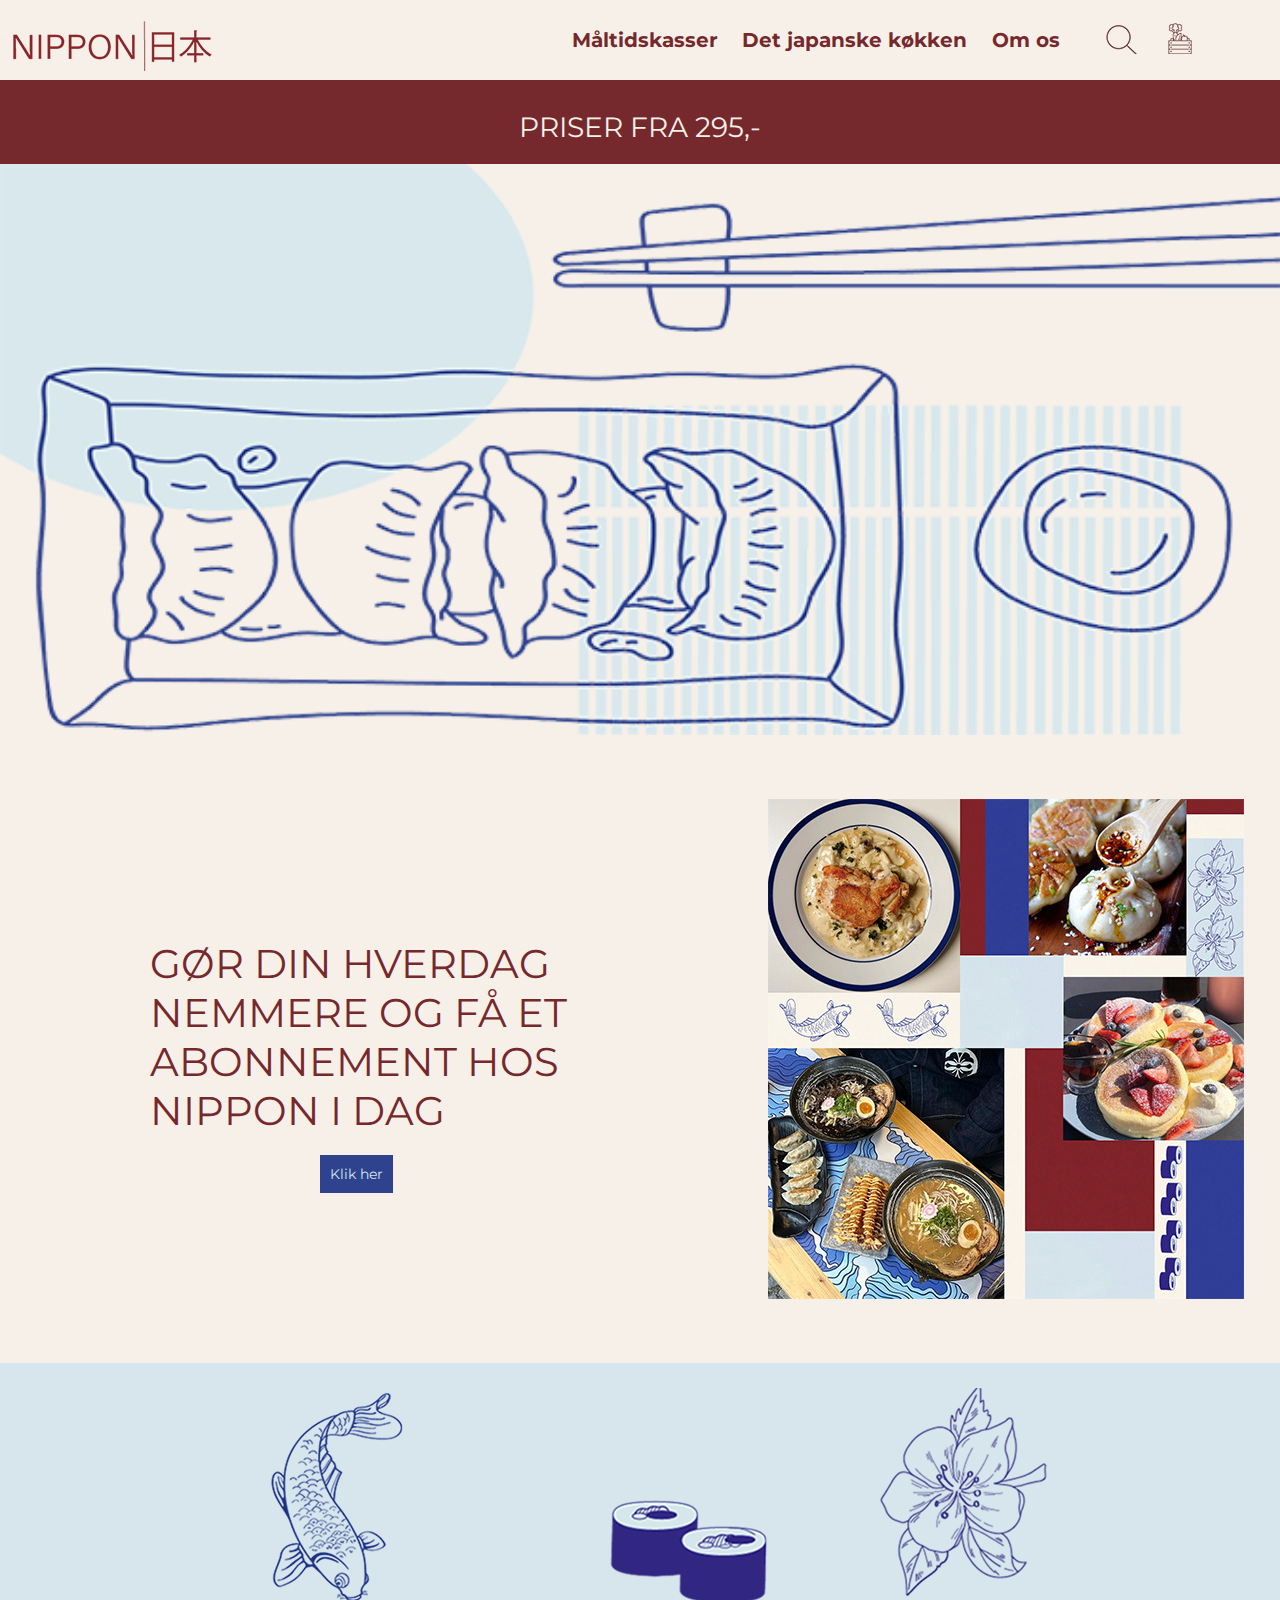
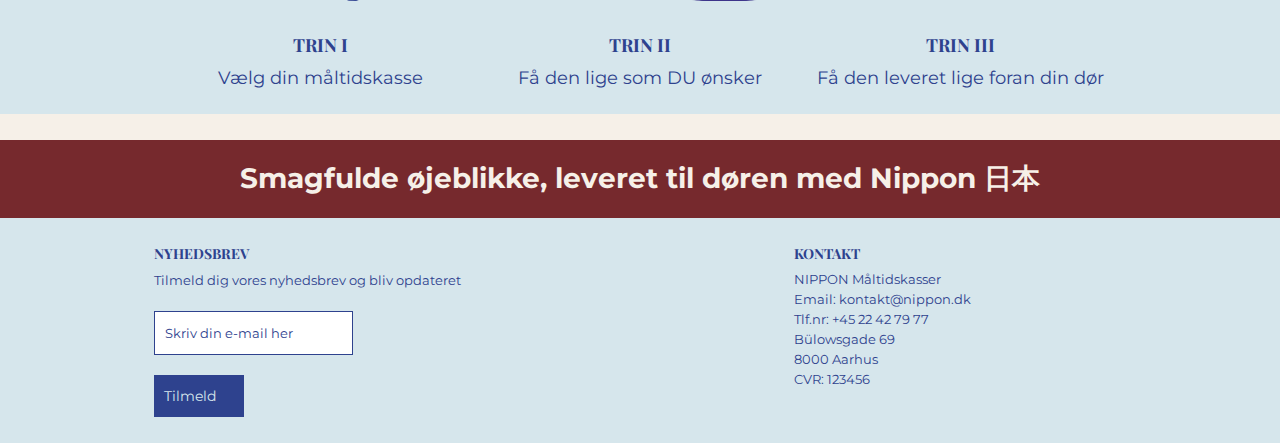
<file: index.html>
<!DOCTYPE html>
<html lang="en">
<head>
    <meta charset="UTF-8">
    <meta http-equiv="X-UA-Compatible" content="IE=edge">
    <meta name="viewport" content="width=device-width, initial-scale=1.0">
    <link href="https://fonts.googleapis.com/css2?family=Playfair+Display&display=swap" rel="stylesheet">
    <link rel="stylesheet" href="https://fonts.googleapis.com/css2?family=Montserrat:wght@200&display=swap">
    <link rel="stylesheet" href="styles.css">
    <script src="script.js" defer></script>
    <title>Nippon forside</title>
    <meta name="description" content="Velkommen til Nippon, din vej til den lækre smag af Japan.">
    <meta name="keywords" content="Nippon, måltidskasser, mad, japan, hygge, familietid">
</head>
<body>

    <header class="laptopheader">
        <a href="index.html"><img src="billeder/nipponlogo.png" alt="LOGO"></a>
    
        <nav>
            <a href="maaltidskasser.html" >Måltidskasser</a>
            <a href="detjapanskekoekken.html" >Det japanske køkken</a>
            <a href="omos.html" >Om os</a>
        </nav>

        <section>
            <img src="billeder/looplogo.png" alt="søge logo">
            <img src="billeder/kurvlogo.png" alt="kurv logo">
        </section>

    </header>

    <header class="mobilheader">
        <a href="index.html"><img src="billeder/nipponlogo.png" alt="LOGO"></a>

        <a>
            <img id="burgermenu" src="billeder/burgermenu.png" alt="burgermenu"></a>

            <nav id="hiddenMenu">
                <a href="maaltidskasser.html">Måltidskasser</a>
                <a href="detjapanskekoekken.html">Det japanske køkken</a>
                <a href="omos.html">Om os</a>
            </nav>
    </header>

    <main>
        <p id="prisboks">PRISER FRA 295,-</p> 

        <img id="forsidebillede" src="billeder/madil5.png" alt="illustration">

        <div id="forside">
            <section>
                <p>GØR DIN HVERDAG NEMMERE OG FÅ ET ABONNEMENT HOS NIPPON I DAG</p>
                <button id="abonnementknap" onclick="window.location.href='error404.html';">Klik her</button>
            </section>
    
            <section>
                <img src="billeder/collage.jpg" alt="collage">
            </section>
        </div>

        <div id="tretrin">
            <section>
                <img class="laptopbillede" src="billeder/fisk.png" alt="fisk">
                <img class="mobilbillede" src="billeder/fiskmobil.png" alt="fisk">
                <h3>TRIN I</h3>
                <p>Vælg din måltidskasse</p>
            </section>

            <section>
                <img class="laptopbillede" src="billeder/sushi.png" alt="sushi">
                <img class="mobilbillede" src="billeder/sushimobil.png" alt="sushi">
                <h3>TRIN II</h3>
                <p>Få den lige som DU ønsker</p>
            </section>

            <section>
                <img class="laptopbillede" src="billeder/blomst.png" alt="blomst">
                <img class="mobilbillede" src="billeder/blomstmobil.png" alt="blomst">
                <h3>TRIN III</h3>
                <p>Få den leveret lige foran din dør</p>
            </section>
        </div>

        <h6>Smagfulde øjeblikke, leveret til døren med Nippon 日本</h6>

    </main>

    <footer>
        <div>
            <section>
                <h5>NYHEDSBREV</h5>
                <p>Tilmeld dig vores nyhedsbrev og bliv opdateret</p>
                <p id="skrivmail">Skriv din e-mail her</p>
                <p id="tilmeld">Tilmeld</p>
            </section>
    
            <section>
                <h5>KONTAKT</h5>
                <ul>
                    <li>NIPPON Måltidskasser</li>
                    <li>Email: kontakt@nippon.dk</li>
                    <li>Tlf.nr: +45 22 42 79 77</li>
                    <li>Bülowsgade 69</li>
                    <li>8000 Aarhus</li>
                    <li>CVR: 123456</li>
                  </ul>
            </section>
        </div>
    </footer>
</body>
</html>
</file>
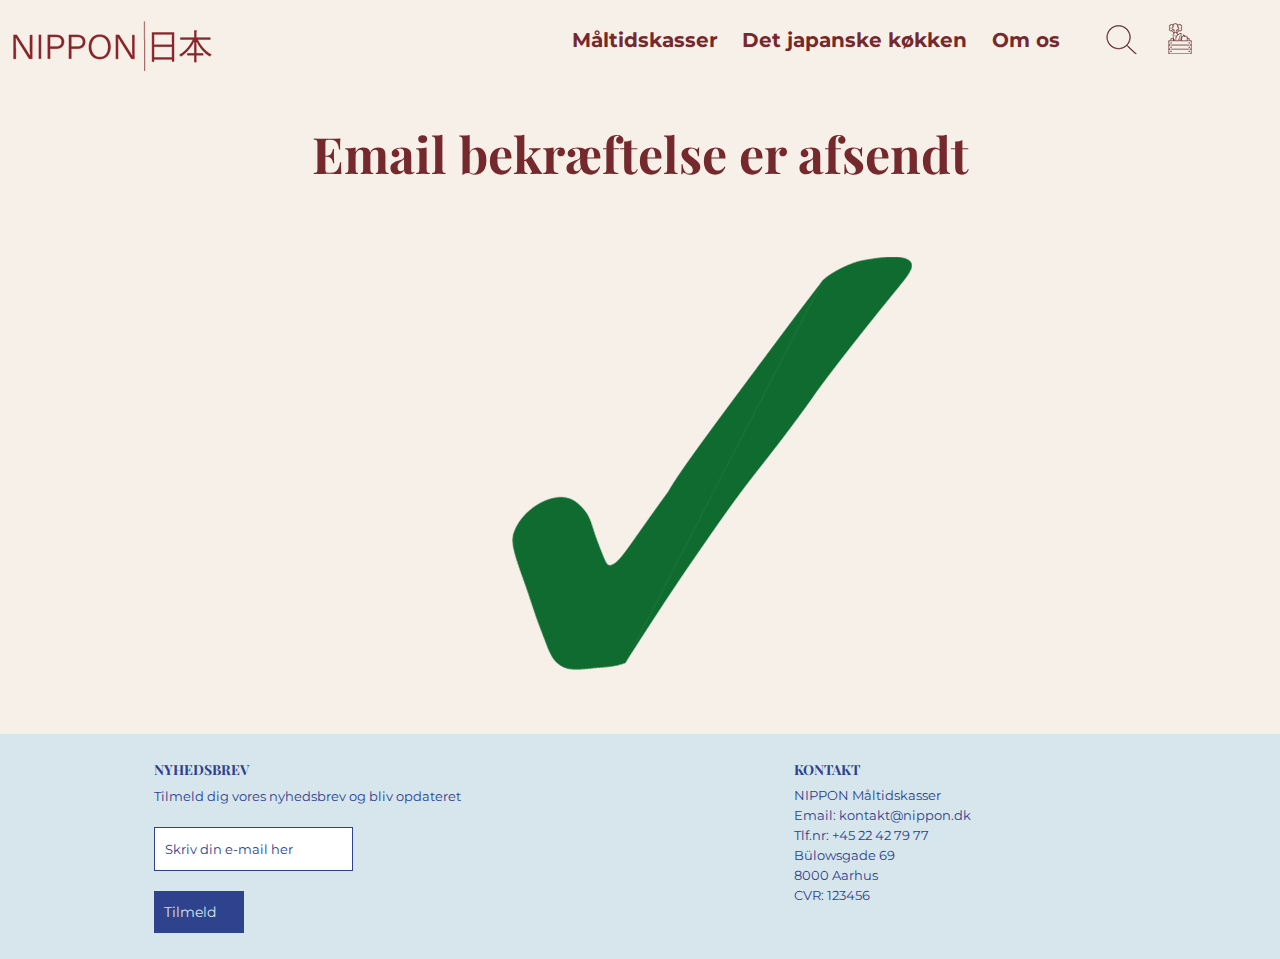
<file: bekraeftelse.html>
<!DOCTYPE html>
<html lang="en">
<head>
    <meta charset="UTF-8">
    <meta http-equiv="X-UA-Compatible" content="IE=edge">
    <meta name="viewport" content="width=device-width, initial-scale=1.0">
    <link href="https://fonts.googleapis.com/css2?family=Playfair+Display&display=swap" rel="stylesheet">
    <link rel="stylesheet" href="https://fonts.googleapis.com/css2?family=Montserrat:wght@200&display=swap">
    <link rel="stylesheet" href="styles.css">
    <script src="script.js" defer></script>
    <title>Bekræftelse på køb</title>
    <meta name="description" content="Velkommen til Nippon, din vej til den lækre smag af Japan.">
    <meta name="keywords" content="Nippon, måltidskasser, mad, japan, hygge, familietid">
</head>
<body>

    <header class="laptopheader">
        <a href="index.html"><img src="billeder/nipponlogo.png" alt="LOGO"></a>
    
        <nav>
            <a href="maaltidskasser.html" >Måltidskasser</a>
            <a href="detjapanskekoekken.html" >Det japanske køkken</a>
            <a href="omos.html" >Om os</a>
        </nav>

        <section>
            <img src="billeder/looplogo.png" alt="søge logo">
            <img src="billeder/kurvlogo.png" alt="kurv logo">
        </section>

    </header>

    <header class="mobilheader">
        <a href="index.html"><img src="billeder/nipponlogo.png" alt="LOGO"></a>

        <a>
            <img id="burgermenu" src="billeder/burgermenu.png" alt="burgermenu"></a>

            <nav id="hiddenMenu">
                <a href="maaltidskasser.html">Måltidskasser</a>
                <a href="detjapanskekoekken.html">Det japanske køkken</a>
                <a href="omos.html">Om os</a>
            </nav>
    </header>

    <main id="tjek">
        <h1>Email bekræftelse er afsendt</h1>

        <img class="laptopbillede" src="billeder/tjek.png" alt="tjek">
        <img class="mobilbillede" src="billeder/tjekmobil.png" alt="tjek">
    </main>

    <footer>
        <div>
            <section>
                <h5>NYHEDSBREV</h5>
                <p>Tilmeld dig vores nyhedsbrev og bliv opdateret</p>
                <p id="skrivmail">Skriv din e-mail her</p>
                <p id="tilmeld">Tilmeld</p>
            </section>
    
            <section>
                <h5>KONTAKT</h5>
                <ul>
                    <li>NIPPON Måltidskasser</li>
                    <li>Email: kontakt@nippon.dk</li>
                    <li>Tlf.nr: +45 22 42 79 77</li>
                    <li>Bülowsgade 69</li>
                    <li>8000 Aarhus</li>
                    <li>CVR: 123456</li>
                  </ul>
            </section>
        </div>
    </footer>
    
</body>
</html>
</file>
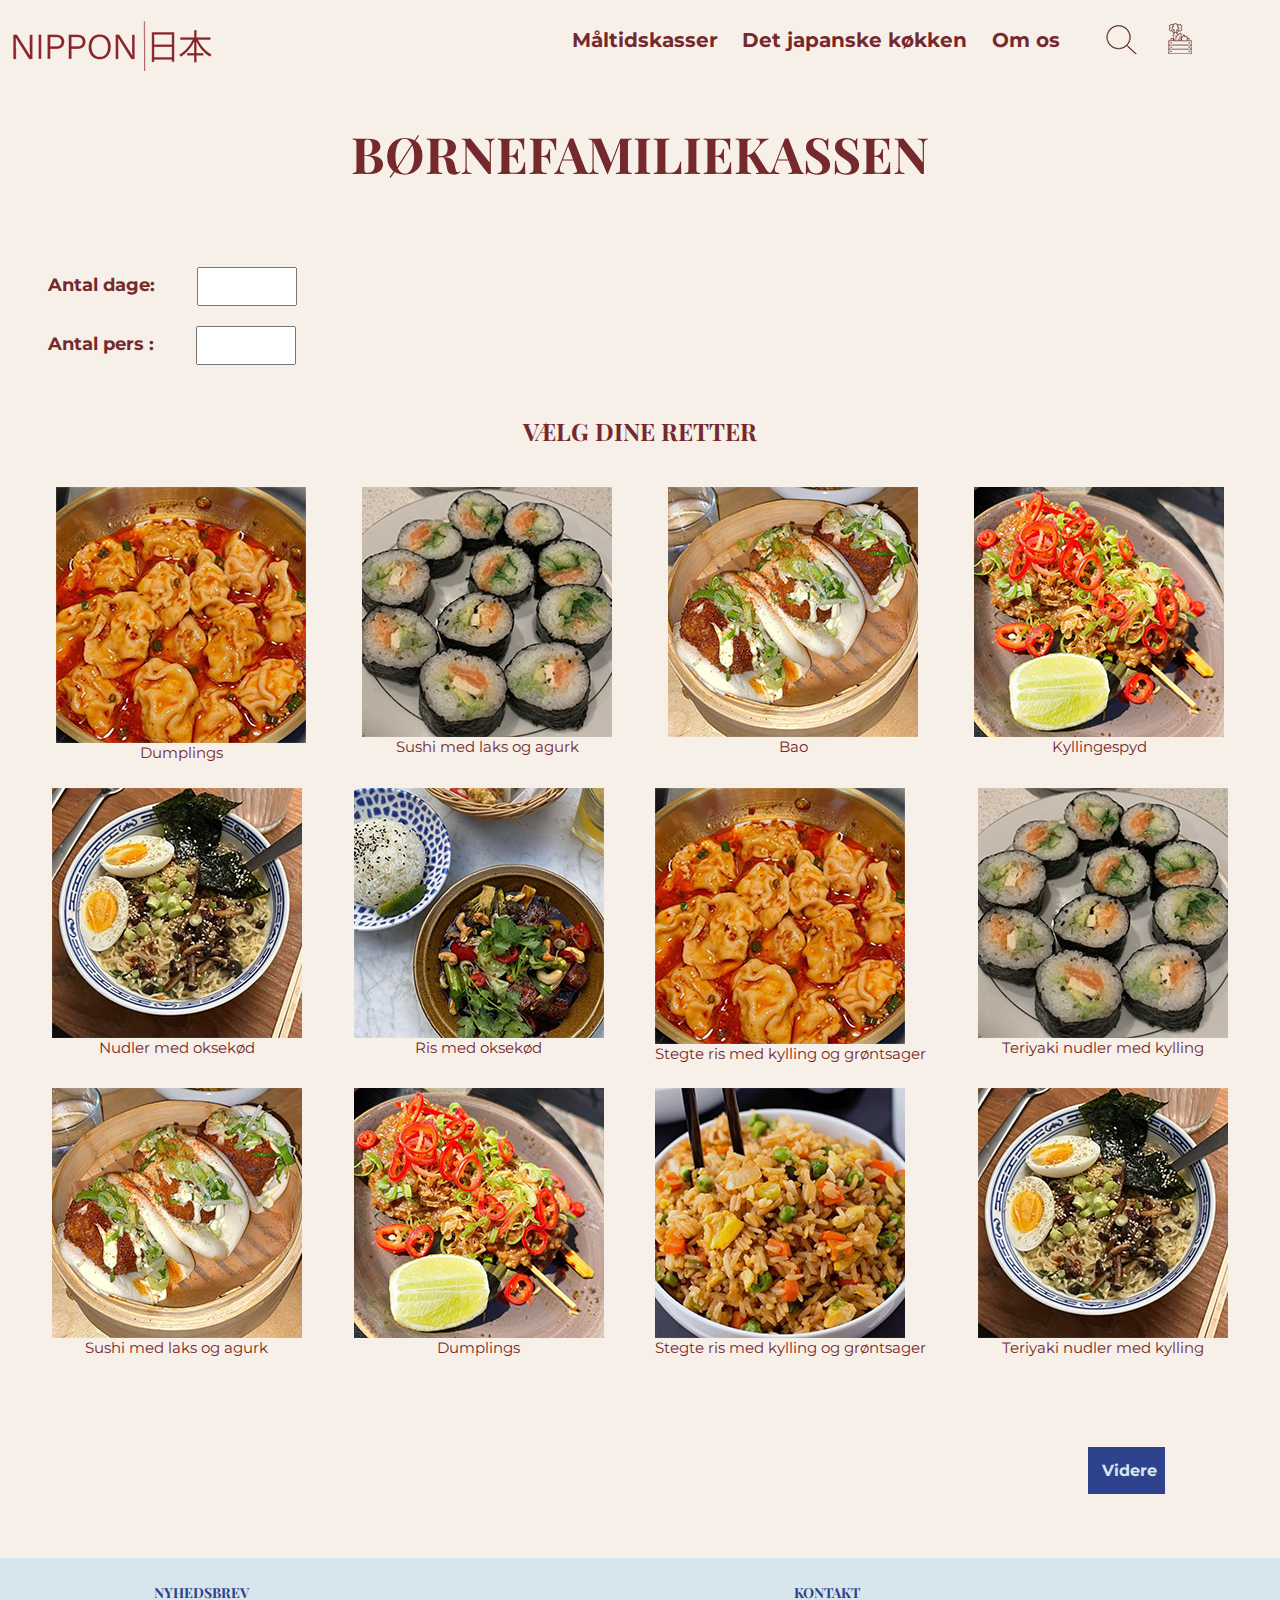
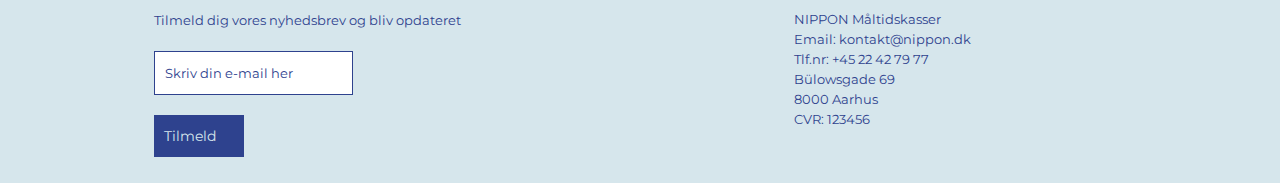
<file: boernefamiliekassen.html>
<!DOCTYPE html>
<html lang="en">
<head>
    <meta charset="UTF-8">
    <meta http-equiv="X-UA-Compatible" content="IE=edge">
    <meta name="viewport" content="width=device-width, initial-scale=1.0">
    <link href="https://fonts.googleapis.com/css2?family=Playfair+Display&display=swap" rel="stylesheet">
    <link rel="stylesheet" href="https://fonts.googleapis.com/css2?family=Montserrat:wght@200&display=swap">
    <link rel="stylesheet" href="styles.css">
    <script src="script.js" defer></script>
    <title>Børnefamiliekassen</title>
    <meta name="description" content="Velkommen til Nippon, din vej til den lækre smag af Japan.">
    <meta name="keywords" content="Nippon, måltidskasser, mad, japan, hygge, familietid">
</head>
<body>

    <header class="laptopheader">
        <a href="index.html"><img src="billeder/nipponlogo.png" alt="LOGO"></a>
    
        <nav>
            <a href="maaltidskasser.html" >Måltidskasser</a>
            <a href="detjapanskekoekken.html" >Det japanske køkken</a>
            <a href="omos.html" >Om os</a>
        </nav>

        <section>
            <img src="billeder/looplogo.png" alt="søge logo">
            <img src="billeder/kurvlogo.png" alt="kurv logo">
        </section>

    </header>

    <header class="mobilheader">
        <a href="index.html"><img src="billeder/nipponlogo.png" alt="LOGO"></a>

        <a>
            <img id="burgermenu" src="billeder/burgermenu.png" alt="burgermenu"></a>

            <nav id="hiddenMenu">
                <a href="maaltidskasser.html">Måltidskasser</a>
                <a href="detjapanskekoekken.html">Det japanske køkken</a>
                <a href="omos.html">Om os</a>
            </nav>
    </header>

    <main>

        <h1>BØRNEFAMILIEKASSEN</h1>

        <form>
            <label for="tekstfelt">Antal dage:</label>
            <input type="text" id="tekstfelt" name="tekstfelt">
        </form>

        <form>
            <label for="tekstfelt">Antal pers :</label>
            <input type="text" id="tekstfelt" name="tekstfelt">
        </form>

        <h2>VÆLG DINE RETTER</h2>

        <div class="firekort">
            <section>
                <img class="laptopbillede" src="billeder/dumplings.png" alt="dumplings">
                <img class="mobilbillede" src="billeder/dumplingsmobil.png" alt="dumplings">
                <p>Dumplings</p>
            </section>

            <section>
                <img class="laptopbillede" src="billeder/sushi.jpg" alt="Sushi">
                <img class="mobilbillede" src="billeder/sushimobil.jpg" alt="Sushi">
                <p>Sushi med laks og agurk</p>
            </section>

            <section>
                <img class="laptopbillede" src="billeder/bao.png" alt="BAO">
                <img class="mobilbillede" src="billeder/baomobil.png" alt="BAO">
                <p>Bao</p>
            </section>

            <section>
                <img class="laptopbillede" src="billeder/kyllingespyd.jpg" alt="Kyllingespyd">
                <img class="mobilbillede" src="billeder/kyllingespydmobil.jpg" alt="Kyllingespyd">
                <p>Kyllingespyd</p>
            </section>
        </div>

        <div class="firekort">
            <section>
                <img class="laptopbillede" src="billeder/nudlermedokse.png" alt="nudler med okse">
                <img class="mobilbillede" src="billeder/nudlermedoksemobil.png" alt="nudler med okse">
                <p>Nudler med oksekød</p>
            </section>

            <section>
                <img class="laptopbillede" src="billeder/rismedokse.jpg" alt="Ris med okse">
                <img class="mobilbillede" src="billeder/rismedoksemobil.jpg" alt="Ris med okse">
                <p>Ris med oksekød</p>
            </section>

            <section>
                <img class="laptopbillede" src="billeder/dumplings.png" alt="dumplings">
                <img class="mobilbillede" src="billeder/dumplingsmobil.png" alt="dumplings">
                <p>Stegte ris med kylling og grøntsager</p>
            </section>

            <section>
                <img class="laptopbillede" src="billeder/sushi.jpg" alt="sushi">
                <img class="mobilbillede" src="billeder/sushimobil.jpg" alt="sushi">
                <p>Teriyaki nudler med kylling</p>
            </section>
        </div>

        <div class="firekort">
            <section>
                <img class="laptopbillede" src="billeder/bao.png" alt="bao">
                <img class="mobilbillede" src="billeder/baomobil.png" alt="bao">
                <p>Sushi med laks og agurk</p>
            </section>

            <section>
                <img class="laptopbillede" src="billeder/kyllingespyd.jpg" alt="kyllingespyd">
                <img class="mobilbillede" src="billeder/kyllingespydmobil.jpg" alt="kyllingespyd">
                <p>Dumplings</p>
            </section>

            <section>
                <img class="laptopbillede" src="billeder/stegteris.jpg" alt="Stegte ris">
                <img class="mobilbillede" src="billeder/stegterismobil.jpg" alt="Stegte ris">
                <p>Stegte ris med kylling og grøntsager</p>
            </section>

            <section>
                <img class="laptopbillede" src="billeder/nudlermedokse.png" alt="nudler med okse">
                <img class="mobilbillede" src="billeder/nudlermedoksemobil.png" alt="nudler med okse">
                <p>Teriyaki nudler med kylling</p>
            </section>
        </div>

        <button class="videreknap" onclick="window.location.href='dinevalg.html';">Videre</button>


    </main>

    <footer>
        <div>
            <section>
                <h5>NYHEDSBREV</h5>
                <p>Tilmeld dig vores nyhedsbrev og bliv opdateret</p>
                <p id="skrivmail">Skriv din e-mail her</p>
                <p id="tilmeld">Tilmeld</p>
            </section>
    
            <section>
                <h5>KONTAKT</h5>
                <ul>
                    <li>NIPPON Måltidskasser</li>
                    <li>Email: kontakt@nippon.dk</li>
                    <li>Tlf.nr: +45 22 42 79 77</li>
                    <li>Bülowsgade 69</li>
                    <li>8000 Aarhus</li>
                    <li>CVR: 123456</li>
                  </ul>
            </section>
        </div>
    </footer>
    
</body>
</html>
</file>
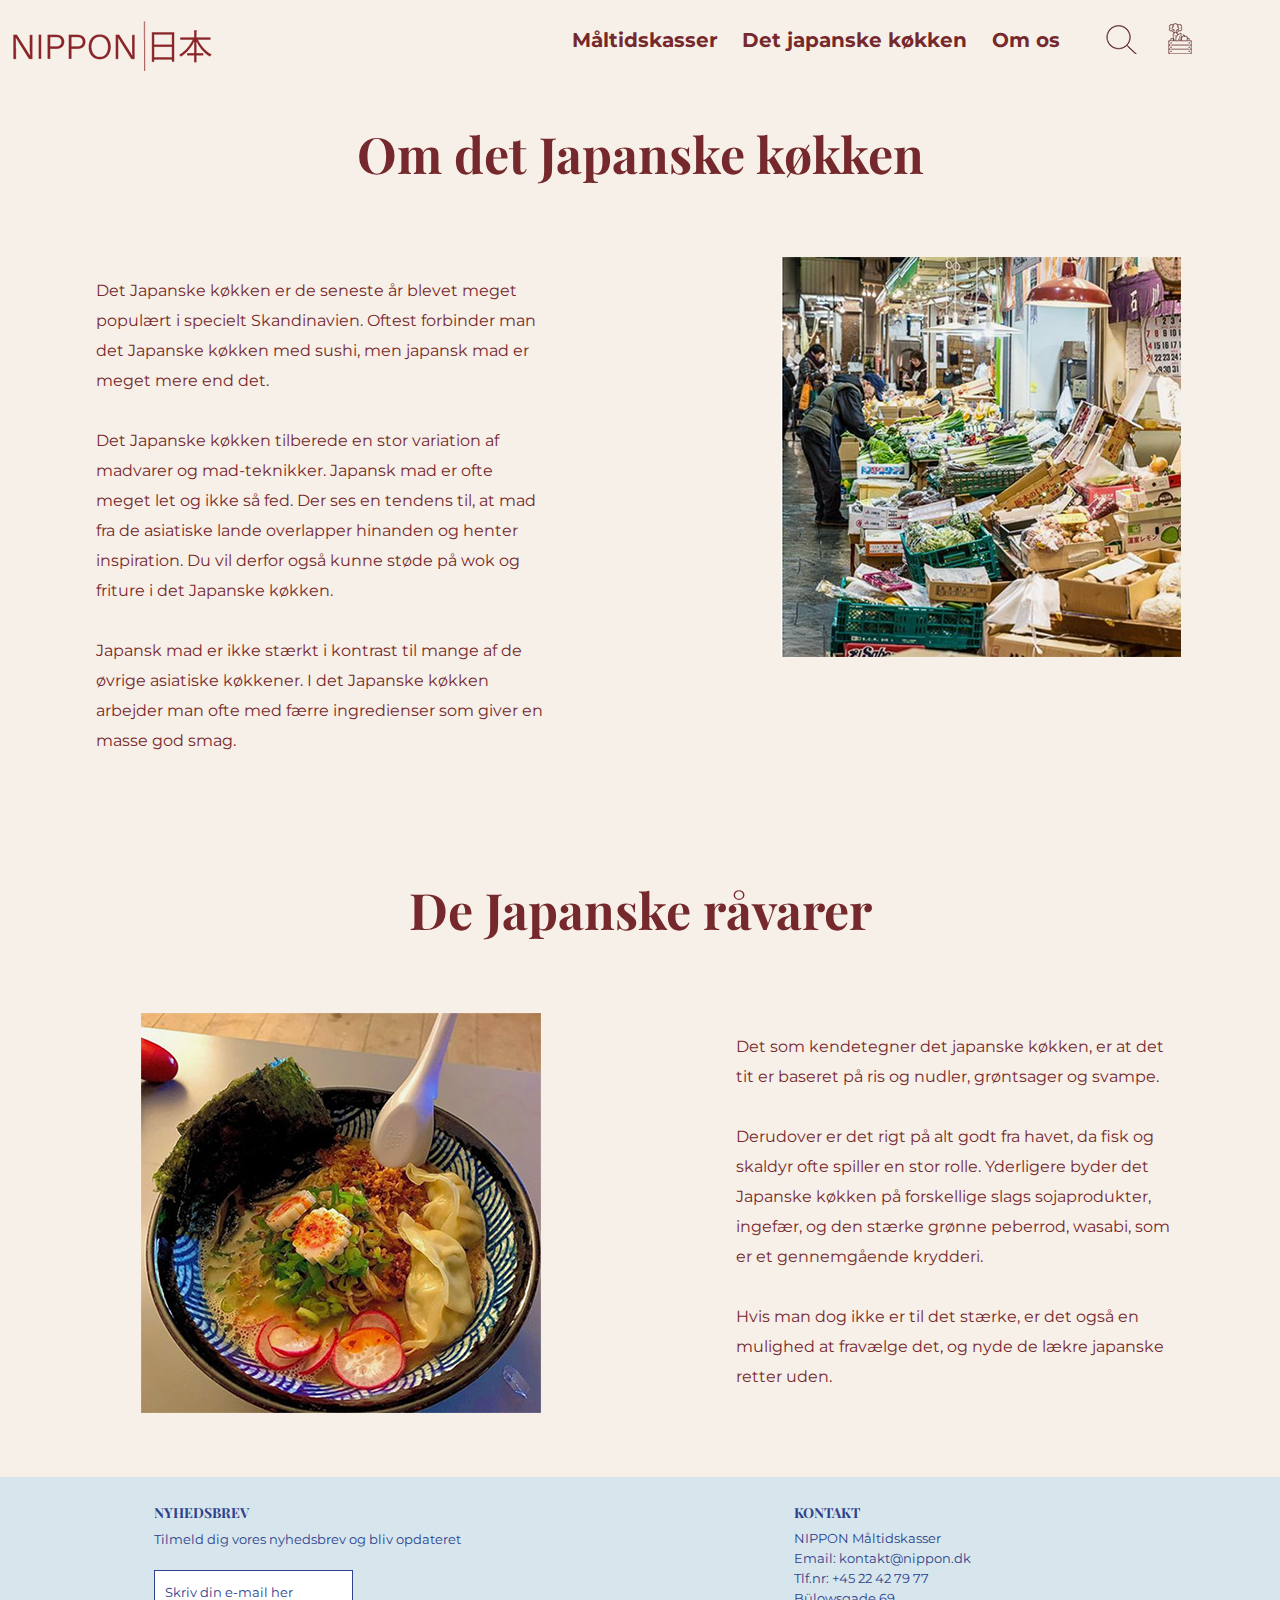
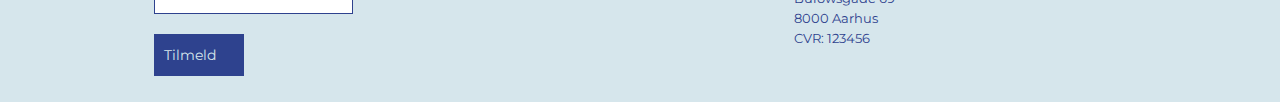
<file: detjapanskekoekken.html>
<!DOCTYPE html>
<html lang="en">
<head>
    <meta charset="UTF-8">
    <meta http-equiv="X-UA-Compatible" content="IE=edge">
    <meta name="viewport" content="width=device-width, initial-scale=1.0">
    <link href="https://fonts.googleapis.com/css2?family=Playfair+Display&display=swap" rel="stylesheet">
    <link rel="stylesheet" href="https://fonts.googleapis.com/css2?family=Montserrat:wght@200&display=swap">
    <link rel="stylesheet" href="styles.css">
    <script src="script.js" defer></script>
    <title>Det Japanske Køkken</title>
    <meta name="description" content="Velkommen til Nippon, din vej til den lækre smag af Japan.">
    <meta name="keywords" content="Nippon, måltidskasser, mad, japan, hygge, familietid">
</head>
<body>

    <header class="laptopheader">
        <a href="index.html"><img src="billeder/nipponlogo.png" alt="LOGO"></a>
    
        <nav>
            <a href="maaltidskasser.html" >Måltidskasser</a>
            <a href="detjapanskekoekken.html" >Det japanske køkken</a>
            <a href="omos.html" >Om os</a>
        </nav>

        <section>
            <img src="billeder/looplogo.png" alt="søge logo">
            <img src="billeder/kurvlogo.png" alt="kurv logo">
        </section>

    </header>

    <header class="mobilheader">
        <a href="index.html"><img src="billeder/nipponlogo.png" alt="LOGO"></a>

        <a>
            <img id="burgermenu" src="billeder/burgermenu.png" alt="burgermenu"></a>

            <nav id="hiddenMenu">
                <a href="maaltidskasser.html">Måltidskasser</a>
                <a href="detjapanskekoekken.html">Det japanske køkken</a>
                <a href="omos.html">Om os</a>
            </nav>
    </header>

    <main>

        <h1>Om det Japanske køkken</h1>

        <div class="tokort">
            <section>
                <p>Det Japanske køkken er de seneste år blevet meget populært i specielt Skandinavien. Oftest forbinder man det Japanske køkken med sushi, men japansk mad er meget mere end det. <br> <br>

                    Det Japanske køkken tilberede en stor variation af madvarer og mad-teknikker. Japansk mad er ofte meget let og ikke så fed. Der ses en tendens til, at mad fra de asiatiske lande overlapper hinanden og henter inspiration. Du vil derfor også kunne støde på wok og friture i det Japanske køkken. <br> <br>
                    
                    Japansk mad er ikke stærkt i kontrast til mange af de øvrige asiatiske køkkener. I det Japanske køkken arbejder man ofte med færre ingredienser som giver en masse god smag.</p>
            </section>
    
            <section>
                <img class="laptopbillede" src="billeder/japanskekoekken.jpg" alt="det japanske koekken">
                <img class="mobilbillede" src="billeder/japanskekoekkenmobil.jpg" alt="det japanske koekken">
            </section>
        </div>

        <h1> De Japanske råvarer</h1>

        <div class="tokort">
            <section>
                <img class="laptopbillede" src="billeder/raavarer.jpg" alt="raavarer">
                <img class="mobilbillede" src="billeder/raavarermobil.jpg" alt="raavarer">
            </section>
    
            <section>
                <p>Det som kendetegner det japanske køkken, er at det tit er baseret på ris og nudler, grøntsager og svampe. <br> <br>
                    Derudover er det rigt på alt godt fra havet, da fisk og skaldyr ofte spiller en stor rolle. Yderligere byder det Japanske køkken på forskellige slags sojaprodukter, ingefær, og den stærke grønne peberrod, wasabi, som er et gennemgående krydderi. <br> <br>
                    Hvis man dog ikke er til det stærke, er det også en mulighed at fravælge det, og nyde de lækre japanske retter uden. </p>
            </section>
        </div>
    </main>

    <footer>
        <div>
            <section>
                <h5>NYHEDSBREV</h5>
                <p>Tilmeld dig vores nyhedsbrev og bliv opdateret</p>
                <p id="skrivmail">Skriv din e-mail her</p>
                <p id="tilmeld">Tilmeld</p>
            </section>
    
            <section>
                <h5>KONTAKT</h5>
                <ul>
                    <li>NIPPON Måltidskasser</li>
                    <li>Email: kontakt@nippon.dk</li>
                    <li>Tlf.nr: +45 22 42 79 77</li>
                    <li>Bülowsgade 69</li>
                    <li>8000 Aarhus</li>
                    <li>CVR: 123456</li>
                  </ul>
            </section>
        </div>
    </footer>
    
</body>
</html>
</file>
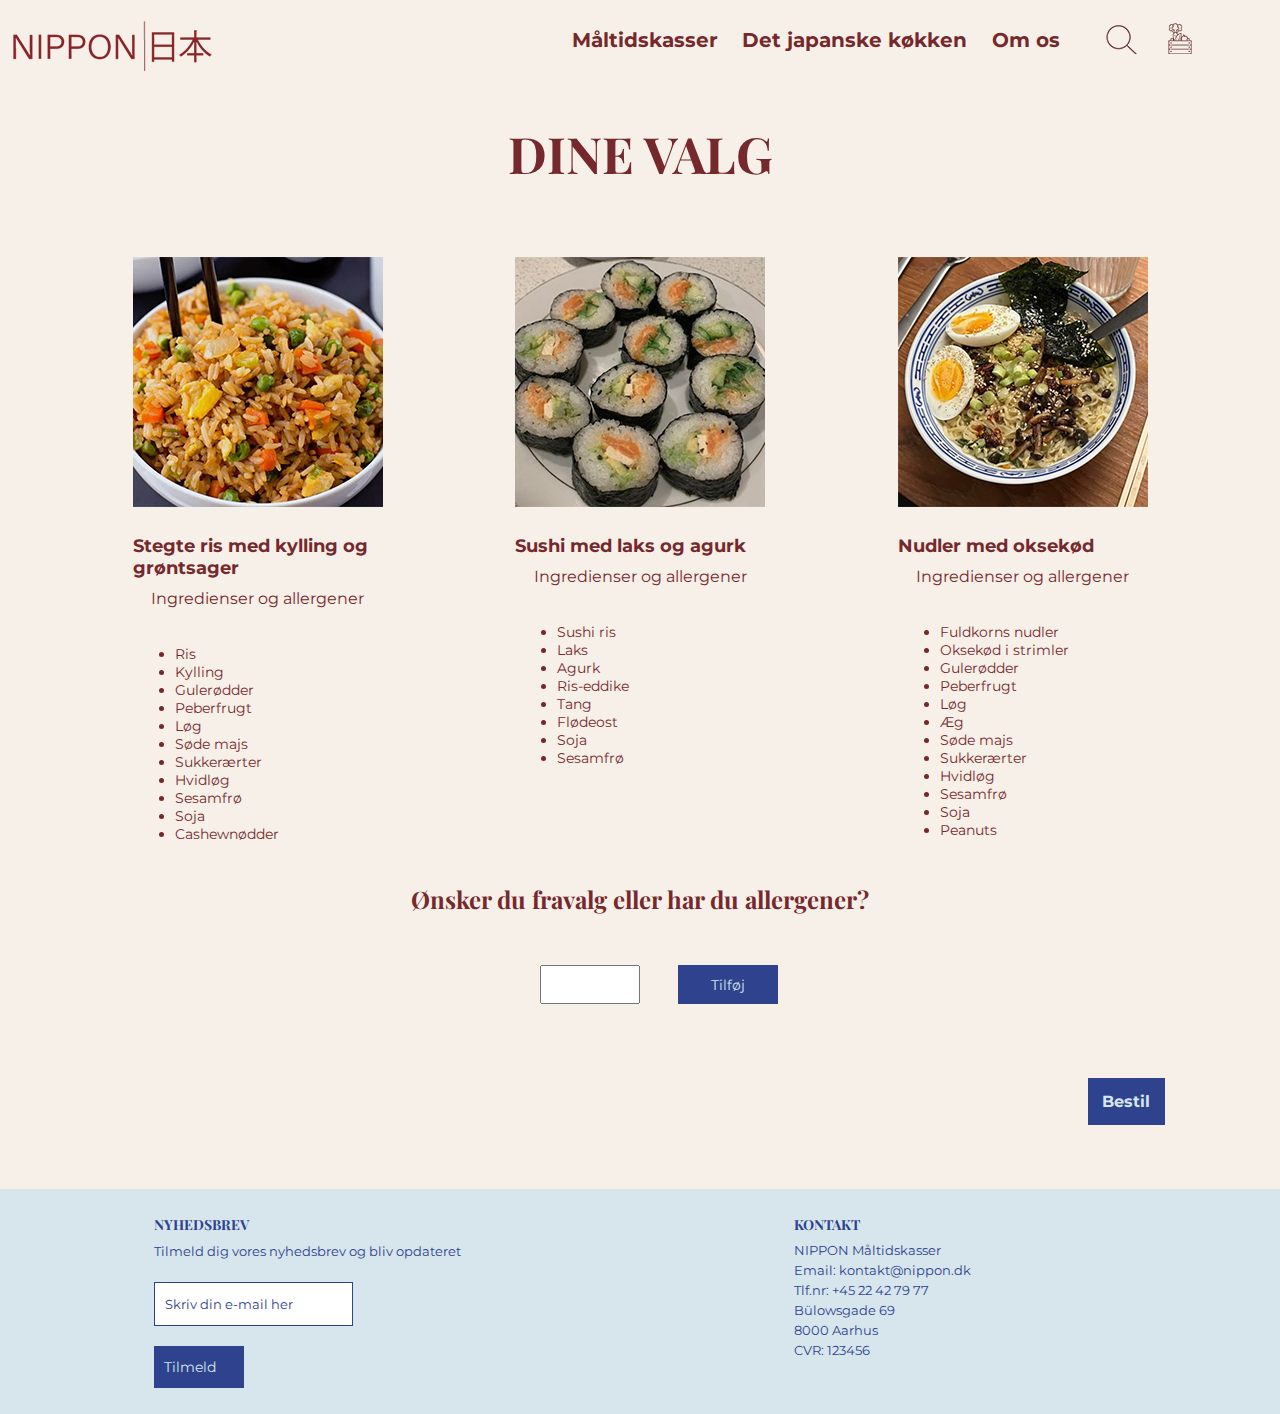
<file: dinevalg.html>
<!DOCTYPE html>
<html lang="en">
<head>
    <meta charset="UTF-8">
    <meta http-equiv="X-UA-Compatible" content="IE=edge">
    <meta name="viewport" content="width=device-width, initial-scale=1.0">
    <link href="https://fonts.googleapis.com/css2?family=Playfair+Display&display=swap" rel="stylesheet">
    <link rel="stylesheet" href="https://fonts.googleapis.com/css2?family=Montserrat:wght@200&display=swap">
    <link rel="stylesheet" href="styles.css">
    <script src="script.js" defer></script>
    <title>Dine valg af retter</title>
    <meta name="description" content="Velkommen til Nippon, din vej til den lækre smag af Japan.">
    <meta name="keywords" content="Nippon, måltidskasser, mad, japan, hygge, familietid">
</head>
<body>

    <header class="laptopheader">
        <a href="index.html"><img src="billeder/nipponlogo.png" alt="LOGO"></a>
    
        <nav>
            <a href="maaltidskasser.html" >Måltidskasser</a>
            <a href="detjapanskekoekken.html" >Det japanske køkken</a>
            <a href="omos.html" >Om os</a>
        </nav>

        <section>
            <img src="billeder/looplogo.png" alt="søge logo">
            <img src="billeder/kurvlogo.png" alt="kurv logo">
        </section>

    </header>

    <header class="mobilheader">
        <a href="index.html"><img src="billeder/nipponlogo.png" alt="LOGO"></a>

        <a>
            <img id="burgermenu" src="billeder/burgermenu.png" alt="burgermenu"></a>

            <nav id="hiddenMenu">
                <a href="maaltidskasser.html">Måltidskasser</a>
                <a href="detjapanskekoekken.html">Det japanske køkken</a>
                <a href="omos.html">Om os</a>
            </nav>
    </header>

    <main>
        <h1>DINE VALG</h1>

        <div class="trekort">
            <section>
                <img class="laptopbillede" src="billeder/stegteris.jpg" alt="stegteris">
                <img class="mobilbillede" src="billeder/stegterismobil.jpg" alt="stegteris">
                <h5>Stegte ris med kylling og <br>grøntsager </h5>
                <p>Ingredienser og allergener</p>
                <ul>
                    <li>Ris</li>
                    <li>Kylling</li>
                    <li>Gulerødder</li>
                    <li>Peberfrugt</li>
                    <li>Løg</li>
                    <li>Søde majs</li>
                    <li>Sukkerærter</li>
                    <li>Hvidløg</li>
                    <li>Sesamfrø</li>
                    <li>Soja</li>
                    <li>Cashewnødder</li>
                </ul>
            </section>

            <section>
                <img class="laptopbillede" src="billeder/sushi.jpg" alt="sushi">
                <img class="mobilbillede" src="billeder/sushimobil.jpg" alt="sushi">
                <h5>Sushi med laks og agurk</h5>
                <p>Ingredienser og allergener</p>
                <ul>
                    <li>Sushi ris</li>
                    <li>Laks</li>
                    <li>Agurk</li>
                    <li>Ris-eddike</li>
                    <li>Tang</li>
                    <li>Flødeost</li>
                    <li>Soja</li>
                    <li>Sesamfrø</li>
                </ul>
            </section>

            <section>
                <img class="laptopbillede" src="billeder/nudlermedokse.png" alt="nudler med okse">
                <img class="mobilbillede" src="billeder/nudlermedoksemobil.png" alt="nudler med okse">
                <h5>Nudler med oksekød</h5>
                <p>Ingredienser og allergener</p>
                <ul>
                    <li>Fuldkorns nudler</li>
                    <li>Oksekød i strimler</li>
                    <li>Gulerødder</li>
                    <li>Peberfrugt</li>
                    <li>Løg</li>
                    <li>Æg</li>
                    <li>Søde majs</li>
                    <li>Sukkerærter</li>
                    <li>Hvidløg</li>
                    <li>Sesamfrø</li>
                    <li>Soja</li>
                    <li>Peanuts</li>
                </ul>
            </section>
        </div>

        <h2>Ønsker du fravalg eller har du allergener?</h2>

        
        <div>
            <ul id="output"></ul>

            <form>
                <input type="text" id="input" placeholder="" value="">
                <input type="button" id="knap" value="Tilføj">
            </form>
        </div>

        <button class="videreknap" onclick="window.location.href='oversigt.html';">Bestil</button>

    </main>

    <footer>
        <div>
            <section>
                <h5>NYHEDSBREV</h5>
                <p>Tilmeld dig vores nyhedsbrev og bliv opdateret</p>
                <p id="skrivmail">Skriv din e-mail her</p>
                <p id="tilmeld">Tilmeld</p>
            </section>
    
            <section>
                <h5>KONTAKT</h5>
                <ul>
                    <li>NIPPON Måltidskasser</li>
                    <li>Email: kontakt@nippon.dk</li>
                    <li>Tlf.nr: +45 22 42 79 77</li>
                    <li>Bülowsgade 69</li>
                    <li>8000 Aarhus</li>
                    <li>CVR: 123456</li>
                  </ul>
            </section>
        </div>
    </footer>
    
</body>
</html>
</file>
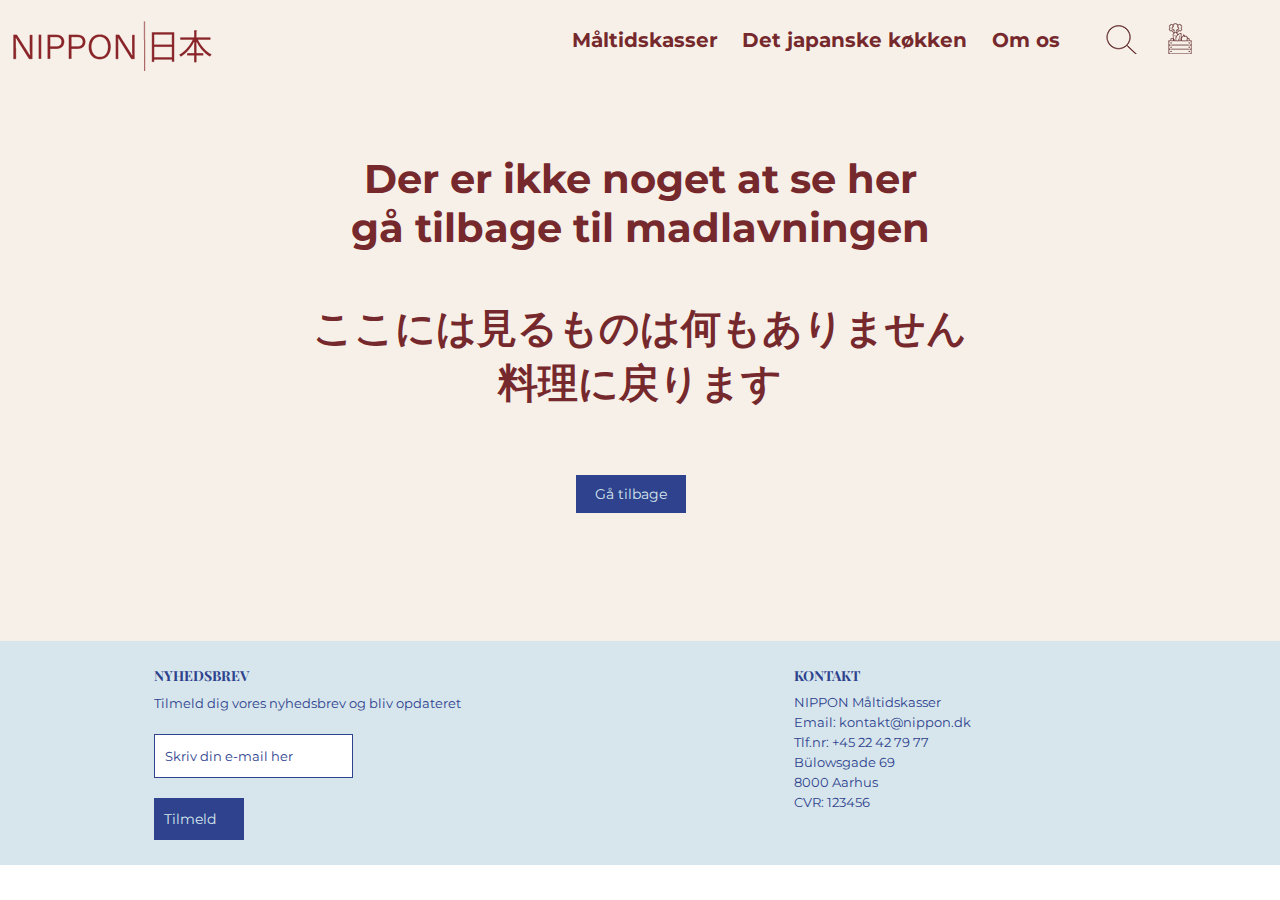
<file: error404.html>
<!DOCTYPE html>
<html lang="en">
<head>
    <meta charset="UTF-8">
    <meta http-equiv="X-UA-Compatible" content="IE=edge">
    <meta name="viewport" content="width=device-width, initial-scale=1.0">
    <link href="https://fonts.googleapis.com/css2?family=Playfair+Display&display=swap" rel="stylesheet">
    <link rel="stylesheet" href="https://fonts.googleapis.com/css2?family=Montserrat:wght@200&display=swap">
    <link rel="stylesheet" href="styles.css">
    <script src="script.js" defer></script>
    <title>Error</title>
    <meta name="description" content="Velkommen til Nippon, din vej til den lækre smag af Japan.">
    <meta name="keywords" content="Nippon, måltidskasser, mad, japan, hygge, familietid">
</head>
<body>

    <header class="laptopheader">
        <a href="index.html"><img src="billeder/nipponlogo.png" alt="LOGO"></a>
    
        <nav>
            <a href="maaltidskasser.html" >Måltidskasser</a>
            <a href="detjapanskekoekken.html" >Det japanske køkken</a>
            <a href="omos.html" >Om os</a>
        </nav>

        <section>
            <img src="billeder/looplogo.png" alt="søge logo">
            <img src="billeder/kurvlogo.png" alt="kurv logo">
        </section>

    </header>

    <header class="mobilheader">
        <a href="index.html"><img src="billeder/nipponlogo.png" alt="LOGO"></a>

        <a>
            <img id="burgermenu" src="billeder/burgermenu.png" alt="burgermenu"></a>

            <nav id="hiddenMenu">
                <a href="maaltidskasser.html">Måltidskasser</a>
                <a href="detjapanskekoekken.html">Det japanske køkken</a>
                <a href="omos.html">Om os</a>
            </nav>
    </header>

    <main>
        <h4>Der er ikke noget at se her <br> gå tilbage til madlavningen <br> <br>ここには見るものは何もありません <br> 料理に戻ります</h4>
        <button id="errorknap" onclick="window.location.href='index.html';">Gå tilbage</button>
    </main>

    <footer>
        <div>
            <section>
                <h5>NYHEDSBREV</h5>
                <p>Tilmeld dig vores nyhedsbrev og bliv opdateret</p>
                <p id="skrivmail">Skriv din e-mail her</p>
                <p id="tilmeld">Tilmeld</p>
            </section>
    
            <section>
                <h5>KONTAKT</h5>
                <ul>
                    <li>NIPPON Måltidskasser</li>
                    <li>Email: kontakt@nippon.dk</li>
                    <li>Tlf.nr: +45 22 42 79 77</li>
                    <li>Bülowsgade 69</li>
                    <li>8000 Aarhus</li>
                    <li>CVR: 123456</li>
                  </ul>
            </section>
        </div>
    </footer>
</body>
</html>
</file>
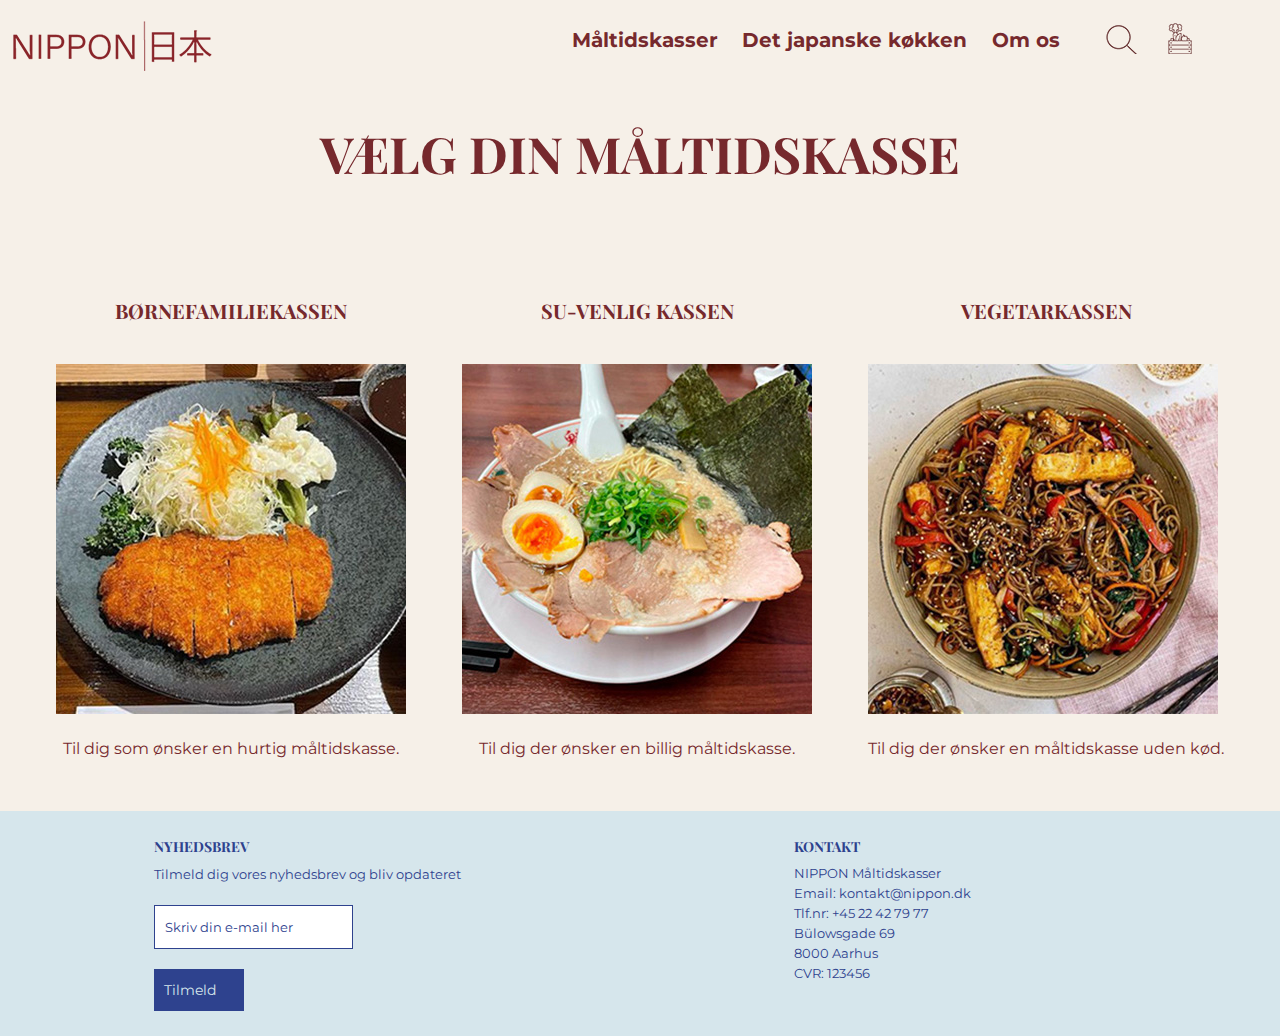
<file: maaltidskasser.html>
<!DOCTYPE html>
<html lang="en">
<head>
    <meta charset="UTF-8">
    <meta http-equiv="X-UA-Compatible" content="IE=edge">
    <meta name="viewport" content="width=device-width, initial-scale=1.0">
    <link href="https://fonts.googleapis.com/css2?family=Playfair+Display&display=swap" rel="stylesheet">
    <link rel="stylesheet" href="https://fonts.googleapis.com/css2?family=Montserrat:wght@200&display=swap">
    <link rel="stylesheet" href="styles.css">
    <script src="script.js" defer></script>
    <title>Måltidskasser</title>
    <meta name="description" content="Velkommen til Nippon, din vej til den lækre smag af Japan.">
    <meta name="keywords" content="Nippon, måltidskasser, mad, japan, hygge, familietid">
</head>
<body>

    <header class="laptopheader">
        <a href="index.html"><img src="billeder/nipponlogo.png" alt="LOGO"></a>
    
        <nav>
            <a href="maaltidskasser.html" >Måltidskasser</a>
            <a href="detjapanskekoekken.html" >Det japanske køkken</a>
            <a href="omos.html" >Om os</a>
        </nav>

        <section>
            <img src="billeder/looplogo.png" alt="søge logo">
            <img src="billeder/kurvlogo.png" alt="kurv logo">
        </section>

    </header>

    <header class="mobilheader">
        <a href="index.html"><img src="billeder/nipponlogo.png" alt="LOGO"></a>

        <a>
            <img id="burgermenu" src="billeder/burgermenu.png" alt="burgermenu"></a>

            <nav id="hiddenMenu">
                <a href="maaltidskasser.html">Måltidskasser</a>
                <a href="detjapanskekoekken.html">Det japanske køkken</a>
                <a href="omos.html">Om os</a>
            </nav>
    </header>

    <main>
        <h1>VÆLG DIN MÅLTIDSKASSE</h1>

        <div class="trekort">
            <section>
                <a href="boernefamiliekassen.html"><h2>BØRNEFAMILIEKASSEN</h2>
                <img class="laptopbillede" src="billeder/boernekassen.jpg" alt="boerne-kassen">
                <img class="mobilbillede" src="billeder/boernekassenmobil.jpg" alt="boerne-kassen"></a>
                <p>Til dig som ønsker en hurtig måltidskasse.</p>
            </section>

            <section>
                <a href="error404.html"><h2>SU-VENLIG KASSEN</h2>
                <img class="laptopbillede" src="billeder/sukassen.jpg" alt="su-kassen">
                <img class="mobilbillede" src="billeder/sukassenmobil.jpg" alt="su-kassen"></a>
                <p>Til dig der ønsker en billig måltidskasse.</p>
            </section>

            <section>
                <a href="error404.html"><h2>VEGETARKASSEN</h2>
                <img class="laptopbillede" src="billeder/vegetarkassen.jpg" alt="vegetar-kassen">
                <img class="mobilbillede" src="billeder/vegetarkassenmobil.jpg" alt="vegetar-kassen"></a>
                <p>Til dig der ønsker en måltidskasse uden kød.</p>
            </section>
        </div>

    </main>

    <footer>
        <div>
            <section>
                <h5>NYHEDSBREV</h5>
                <p>Tilmeld dig vores nyhedsbrev og bliv opdateret</p>
                <p id="skrivmail">Skriv din e-mail her</p>
                <p id="tilmeld">Tilmeld</p>
            </section>
    
            <section>
                <h5>KONTAKT</h5>
                <ul>
                    <li>NIPPON Måltidskasser</li>
                    <li>Email: kontakt@nippon.dk</li>
                    <li>Tlf.nr: +45 22 42 79 77</li>
                    <li>Bülowsgade 69</li>
                    <li>8000 Aarhus</li>
                    <li>CVR: 123456</li>
                  </ul>
            </section>
        </div>
    </footer>

    
</body>
</html>
</file>
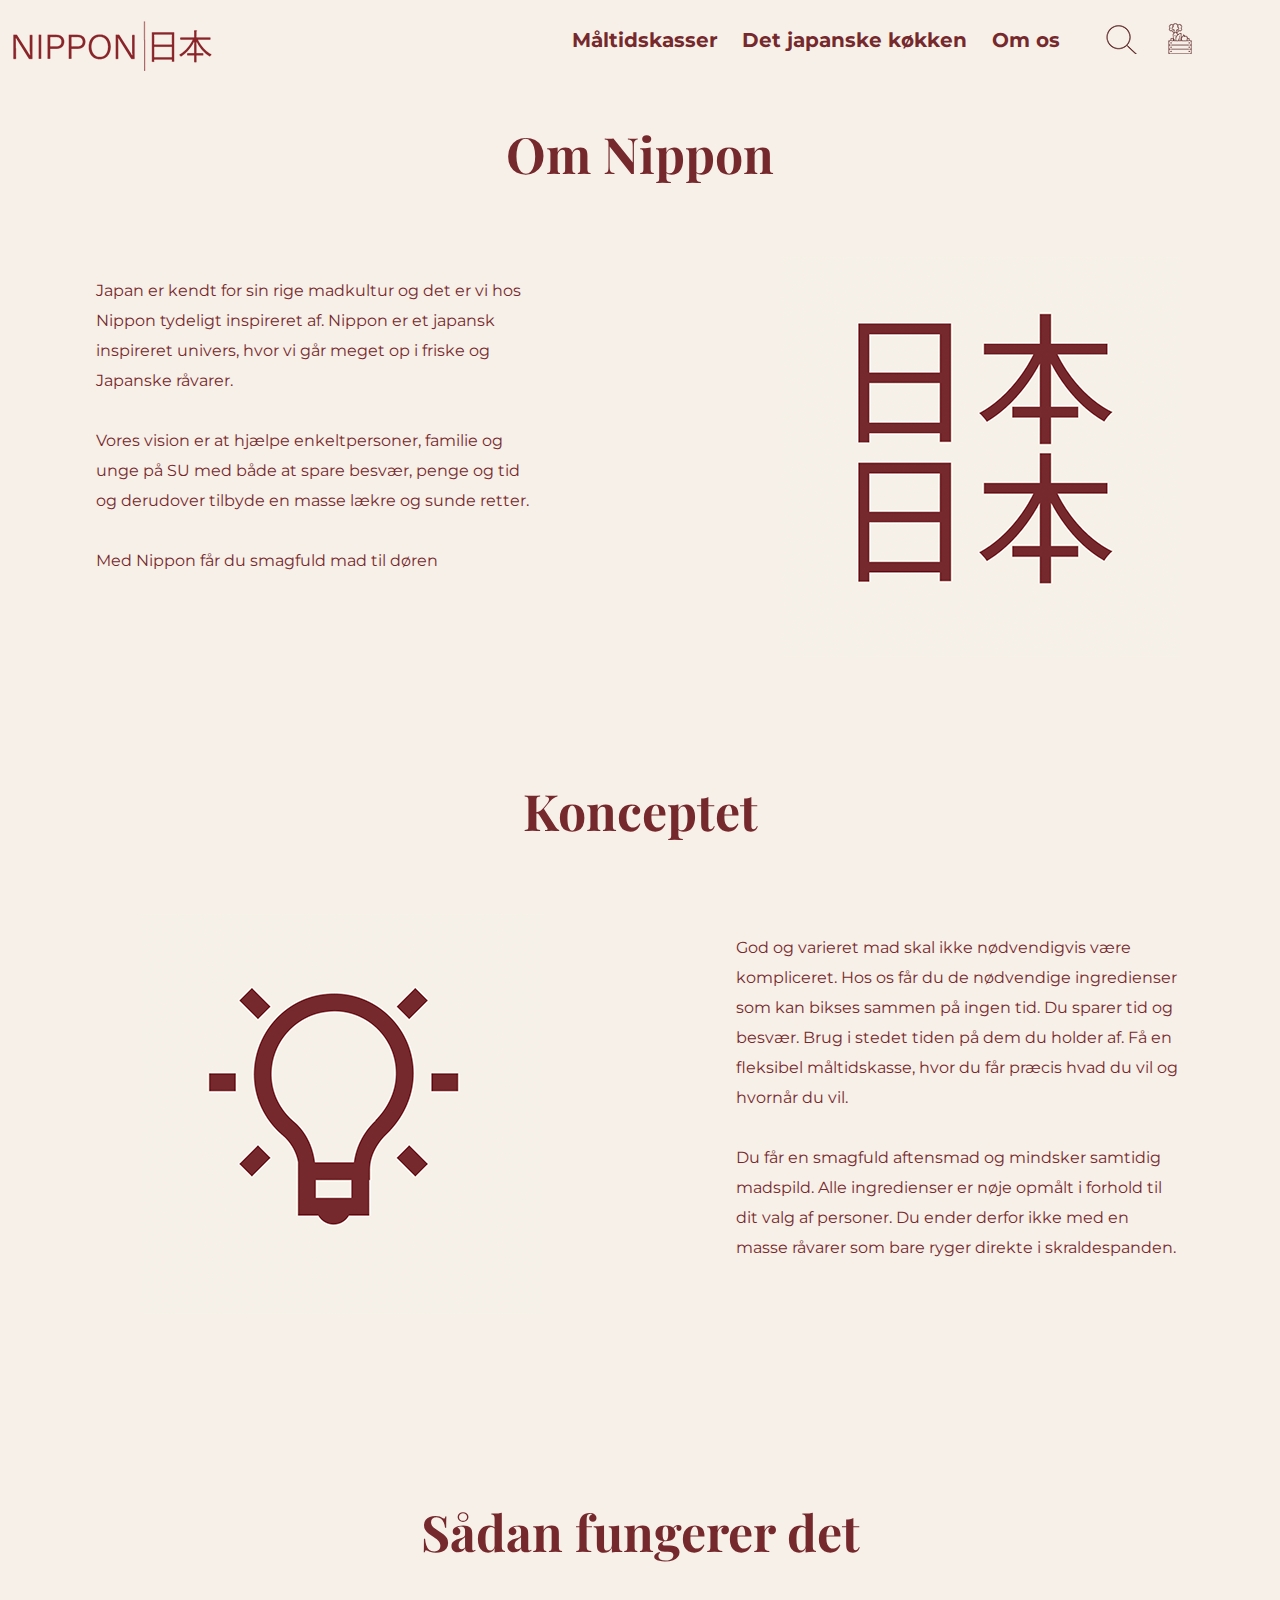
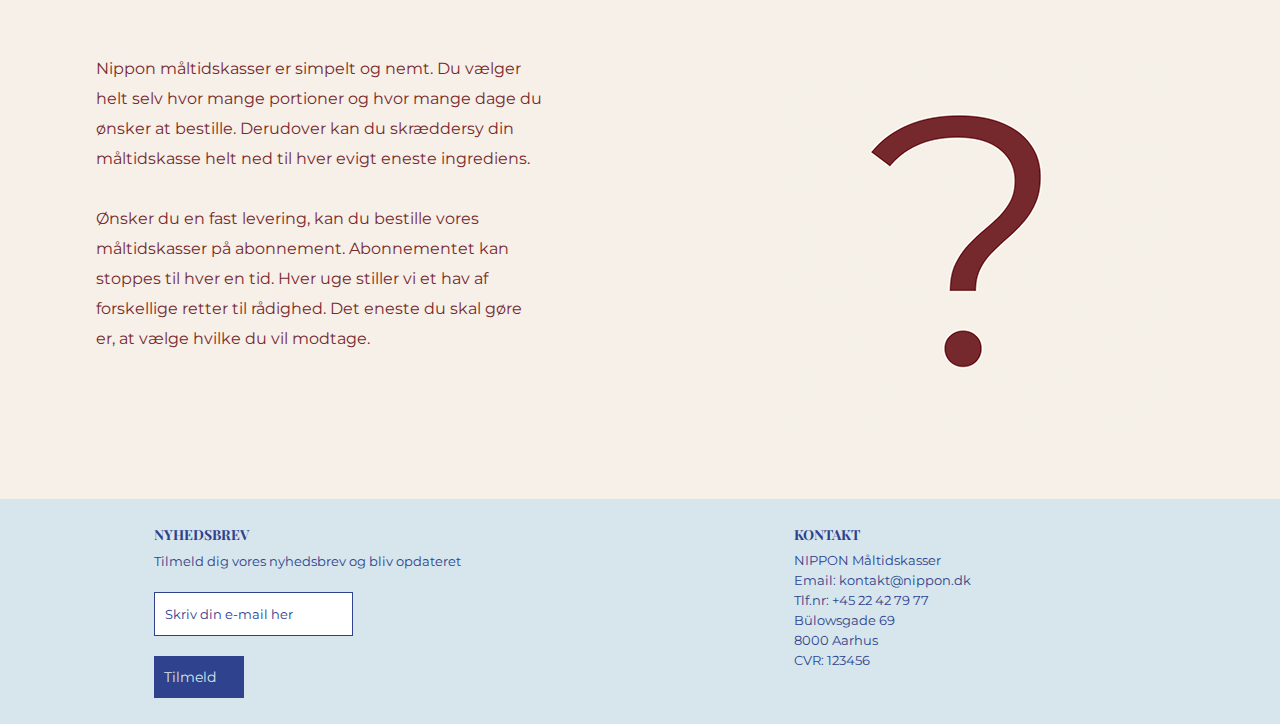
<file: omos.html>
<!DOCTYPE html>
<html lang="en">
<head>
    <meta charset="UTF-8">
    <meta http-equiv="X-UA-Compatible" content="IE=edge">
    <meta name="viewport" content="width=device-width, initial-scale=1.0">
    <link href="https://fonts.googleapis.com/css2?family=Playfair+Display&display=swap" rel="stylesheet">
    <link rel="stylesheet" href="https://fonts.googleapis.com/css2?family=Montserrat:wght@200&display=swap">
    <link rel="stylesheet" href="styles.css">
    <script src="script.js" defer></script>
    <title>Om os</title>
    <meta name="description" content="Velkommen til Nippon, din vej til den lækre smag af Japan.">
    <meta name="keywords" content="Nippon, måltidskasser, mad, japan, hygge, familietid">
</head>
<body>

    <header class="laptopheader">
        <a href="index.html"><img src="billeder/nipponlogo.png" alt="LOGO"></a>
    
        <nav>
            <a href="maaltidskasser.html" >Måltidskasser</a>
            <a href="detjapanskekoekken.html" >Det japanske køkken</a>
            <a href="omos.html" >Om os</a>
        </nav>

        <section>
            <img src="billeder/looplogo.png" alt="søge logo">
            <img src="billeder/kurvlogo.png" alt="kurv logo">
        </section>

    </header>

    <header class="mobilheader">
        <a href="index.html"><img src="billeder/nipponlogo.png" alt="LOGO"></a>

        <a>
            <img id="burgermenu" src="billeder/burgermenu.png" alt="burgermenu"></a>

            <nav id="hiddenMenu">
                <a href="maaltidskasser.html">Måltidskasser</a>
                <a href="detjapanskekoekken.html">Det japanske køkken</a>
                <a href="omos.html">Om os</a>
            </nav>
    </header>

    <main>

        <h1>Om Nippon</h1>

        <div class="tokort">
            <section>
                <p>Japan er kendt for sin rige madkultur og det er vi hos Nippon tydeligt inspireret af. Nippon er et japansk inspireret univers, hvor vi går meget op i friske og Japanske råvarer. <br> <br>

                    Vores vision er at hjælpe enkeltpersoner, familie og unge på SU med både at spare besvær, penge og tid og derudover tilbyde en masse lækre og sunde retter. <br> <br> 

                    Med Nippon får du smagfuld mad til døren
                 </p>
            </section>
    
            <section>
                <img class="laptopbillede" src="billeder/logoet.png" alt="logoet">
                <img class="mobilbillede" src="billeder/logoetmobil.png" alt="logoet">
            </section>
        </div>

        <h1>Konceptet</h1>

        <div class="tokort">
            <section>
                <img class="laptopbillede" src="billeder/ide.png" alt="ide">
                <img class="mobilbillede" src="billeder/idemobil.png" alt="ide">
            </section>
    
            <section>
                <p>God og varieret mad skal ikke nødvendigvis være kompliceret. Hos os får du de nødvendige ingredienser som kan bikses sammen på ingen tid. Du sparer tid og besvær. Brug i stedet tiden på dem du holder af. Få en fleksibel måltidskasse, hvor du får præcis hvad du vil og hvornår du vil. <br> <br>
                    Du får en smagfuld aftensmad og mindsker samtidig madspild. Alle ingredienser er nøje opmålt i forhold til dit valg af personer. Du ender derfor ikke med en masse råvarer som bare ryger direkte i skraldespanden.</p>
            </section>
        </div>

        <h1>Sådan fungerer det</h1>

        <div class="tokort">
            <section>
               <p>Nippon måltidskasser er simpelt og nemt. Du vælger helt selv hvor mange portioner og hvor mange dage du ønsker at bestille. Derudover kan du skræddersy din måltidskasse helt ned til hver evigt eneste ingrediens. <br> <br>

                Ønsker du en fast levering, kan du bestille vores måltidskasser på abonnement. Abonnementet kan stoppes til hver en tid. Hver uge stiller vi et hav af forskellige retter til rådighed. Det eneste du skal gøre er, at vælge hvilke du vil modtage. 
                </p>
            </section>
    
            <section>
                <img class="laptopbillede" src="billeder/spoergsmaal.png" alt="?">
                <img class="mobilbillede" src="billeder/spoergsmaalmobil.png" alt="?">
            </section>
        </div>

    </main>

    <footer>
        <div>
            <section>
                <h5>NYHEDSBREV</h5>
                <p>Tilmeld dig vores nyhedsbrev og bliv opdateret</p>
                <p id="skrivmail">Skriv din e-mail her</p>
                <p id="tilmeld">Tilmeld</p>
            </section>
    
            <section>
                <h5>KONTAKT</h5>
                <ul>
                    <li>NIPPON Måltidskasser</li>
                    <li>Email: kontakt@nippon.dk</li>
                    <li>Tlf.nr: +45 22 42 79 77</li>
                    <li>Bülowsgade 69</li>
                    <li>8000 Aarhus</li>
                    <li>CVR: 123456</li>
                  </ul>
            </section>
        </div>
    </footer>
    
</body>
</html>
</file>
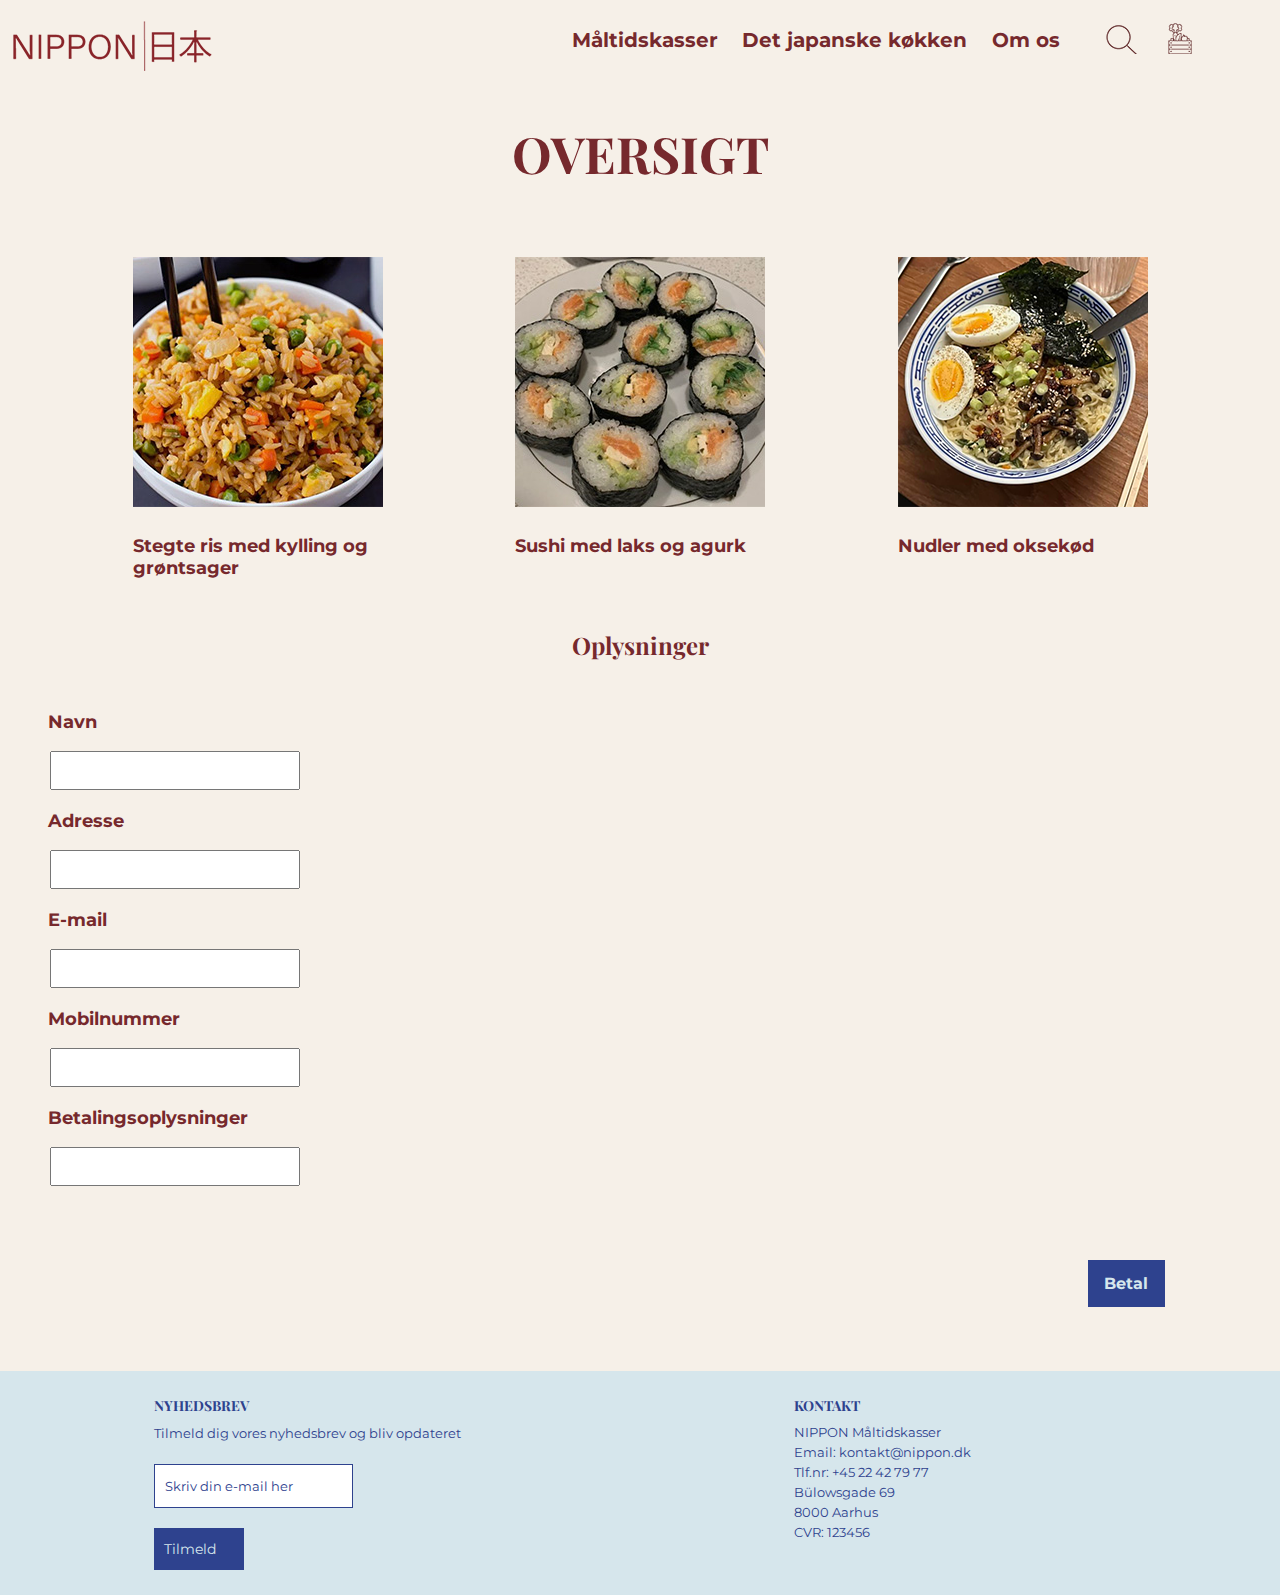
<file: oversigt.html>
<!DOCTYPE html>
<html lang="en">
<head>
    <meta charset="UTF-8">
    <meta http-equiv="X-UA-Compatible" content="IE=edge">
    <meta name="viewport" content="width=device-width, initial-scale=1.0">
    <link href="https://fonts.googleapis.com/css2?family=Playfair+Display&display=swap" rel="stylesheet">
    <link rel="stylesheet" href="https://fonts.googleapis.com/css2?family=Montserrat:wght@200&display=swap">
    <link rel="stylesheet" href="styles.css">
    <script src="script.js" defer></script>
    <title>Oversigt over køb</title>
    <meta name="description" content="Velkommen til Nippon, din vej til den lækre smag af Japan.">
    <meta name="keywords" content="Nippon, måltidskasser, mad, japan, hygge, familietid">
</head>
<body>

    <header class="laptopheader">
        <a href="index.html"><img src="billeder/nipponlogo.png" alt="LOGO"></a>
    
        <nav>
            <a href="maaltidskasser.html" >Måltidskasser</a>
            <a href="detjapanskekoekken.html" >Det japanske køkken</a>
            <a href="omos.html" >Om os</a>
        </nav>

        <section>
            <img src="billeder/looplogo.png" alt="søge logo">
            <img src="billeder/kurvlogo.png" alt="kurv logo">
        </section>

    </header>

    <header class="mobilheader">
        <a href="index.html"><img src="billeder/nipponlogo.png" alt="LOGO"></a>

        <a>
            <img id="burgermenu" src="billeder/burgermenu.png" alt="burgermenu"></a>

            <nav id="hiddenMenu">
                <a href="maaltidskasser.html">Måltidskasser</a>
                <a href="detjapanskekoekken.html">Det japanske køkken</a>
                <a href="omos.html">Om os</a>
            </nav>
    </header>

    <main>
        <h1>OVERSIGT</h1>

        <div class="trekort">
            <section>
                <img class="laptopbillede" src="billeder/stegteris.jpg" alt="stegteris">
                <img class="mobilbillede" src="billeder/stegterismobil.jpg" alt="stegteris">
                <h5>Stegte ris med kylling og <br> grøntsager </h5>
            </section>

            <section>
                <img class="laptopbillede" src="billeder/sushi.jpg" alt="sushi">
                <img class="mobilbillede" src="billeder/sushimobil.jpg" alt="sushi">
                <h5>Sushi med laks og agurk</h5>
            </section>

            <section>
                <img class="laptopbillede" src="billeder/nudlermedokse.png" alt="nudler med okse">
                <img class="mobilbillede" src="billeder/nudlermedoksemobil.png" alt="nudler med okse">
                <h5>Nudler med oksekød</h5>
            </section>
        </div>

        <h2>Oplysninger</h2>

        <form class="oplysninger">
            <label for="tekstfelt">Navn</label> <br> <br>
            <input type="text" id="tekstfelt" name="tekstfelt">
        </form>

        <form class="oplysninger">
            <label for="tekstfelt">Adresse</label> <br> <br>
            <input type="text" id="tekstfelt" name="tekstfelt">
        </form>

        <form class="oplysninger">
            <label for="tekstfelt">E-mail</label> <br> <br>
            <input type="text" id="tekstfelt" name="tekstfelt">
        </form>

        <form class="oplysninger">
            <label for="tekstfelt">Mobilnummer</label> <br> <br>
            <input type="text" id="tekstfelt" name="tekstfelt">
        </form>

        <form class="oplysninger">
            <label for="tekstfelt">Betalingsoplysninger</label> <br> <br>
            <input type="text" id="tekstfelt" name="tekstfelt">
        </form>

        <button class="videreknap" onclick="window.location.href='bekraeftelse.html';">Betal</button>

    </main>

    <footer>
        <div>
            <section>
                <h5>NYHEDSBREV</h5>
                <p>Tilmeld dig vores nyhedsbrev og bliv opdateret</p>
                <p id="skrivmail">Skriv din e-mail her</p>
                <p id="tilmeld">Tilmeld</p>
            </section>
    
            <section>
                <h5>KONTAKT</h5>
                <ul>
                    <li>NIPPON Måltidskasser</li>
                    <li>Email: kontakt@nippon.dk</li>
                    <li>Tlf.nr: +45 22 42 79 77</li>
                    <li>Bülowsgade 69</li>
                    <li>8000 Aarhus</li>
                    <li>CVR: 123456</li>
                  </ul>
            </section>
        </div>
    </footer>
    
</body>
</html>
</file>
<file: styles.css>
*{
    margin: 0;
    box-sizing: border-box;
}

a{
    text-decoration: none;
}

main{
    background-color: #F6F0E8;
}

header img{
    margin-top: 15px;
}

p{
    font-family: 'Montserrat';
}

footer{
    color: #2E428E;
}

footer p{
    font-family:'Montserrat', sans-serif;
    line-height: 22px;
    font-size: 13px;
    background-color: #D6E6EC;
}

footer div {
    display: flex;
    justify-content: space-around;
    width: 100%;
    background-color: #D6E6EC;
}

footer div section{
    height: 50%;
    width: 30%;
    padding: 2%;
    background-color: #D6E6EC;
}

footer h5 {
    font-family: 'Playfair Display';
    font-size: 14px;
    margin-bottom: 2%;
    background-color: #D6E6EC;
}

footer ul{
    padding-left: 0%;
    list-style: none;
}

footer ul li{
    font-family:'Montserrat', sans-serif;
    font-size: 13px;
    line-height: 20px;
    background-color: #D6E6EC;
}

#skrivmail {
    width: 60%;
    padding: 10px;
    background-color:white;
    border-style: solid;
    border-width: 1px;
    border-color: #2E428E;
    font-family:'Montserrat', sans-serif;
    font-size: 13px;
    text-align: left;
    margin-top: 20px;
}

#tilmeld {
    width: 90px;
    padding: 10px;
    background-color: #2E428E;
    color: #D6E6EC;
    font-family:'Montserrat', sans-serif;
    margin-top:20px;
    font-size: 14px;
}


/*LAPTOP LAYOUT*/
@media screen and (min-width: 768px) {

    .laptopbillede{
        display: block;
    }

    .mobilbillede{
        display: none;
    }

    .laptopheader{
        position: fixed;
        display: flex;
        justify-content: space-around;
        width: 100%;
        background-color: #F6F0E8;
    }
    
    .laptopheader section{
        margin-right: 5%;
    }
    
    .laptopheader nav{
        display: flex;
        justify-content: space-around;
        align-items: center;
        width: 40%;
        margin-left: 25%;
    }
    
    .laptopheader nav a{
        color: #76292D;
        text-decoration: none;
        font-family: 'Montserrat';
        font-size: 20px;
        font-weight: bolder;
    }

    nav a:hover{
        border-bottom: #76292D;
        border-bottom-style: solid;
        border-bottom-width: 1px;
    }

    .mobilheader {
        display:none;
    }

    #forsidebillede{
        width: 100%;
    }

    h6{
        font-family: 'Montserrat';
        text-align: center;
        font-size: 28px;
        background-color: #76292D;
        color: #F6F0E8;
        padding-top: 20px;
        padding-bottom: 20px;
        margin-top: 2%;
    }

    h1{
        font-family: 'Playfair Display';
        text-align: center;
        color: #76292D;
        font-size: 50px;
        padding-bottom: 70px;
        padding-top: 120px;
    }

    h4{
        font-family:'Montserrat', sans-serif;
        color: #76292D;
        text-align: center;
        font-size: 40px;
        padding-top: 12%;
        padding-bottom: 5%;
    }

    h2{
        font-family: 'Playfair Display';
        text-align: center;
        color: #76292D; 
        padding-top: 40px;
        padding-bottom: 40px;
    }

    #prisboks{
        font-family: 'Montserrat';
        text-align: center;
        font-size: 28px;
        background-color: #76292D;
        color: #F6F0E8;
        padding-bottom: 20px;
        padding-top: 110px;
    }

    #forside{
        width: 100%;
        display: flex;
    }

    #forside section{
        width: 50%;
        margin-top: 60px;
        margin-bottom: 60px;
    }

    #forside img{
        margin-left: 20% ;
    }

    #forside p{
        font-size: 40px;
        padding-bottom: 20px;
        padding-top: 140px;
        padding-left: 150px;
        color: #76292D;
    }

    .tokort {
        width: 100%;
        display: flex;
    }
    
    .tokort section, .tokort div{
        width: 50%;
    }

    .tokort p{
        color: #76292D;
        font-size: 16px;
        line-height: 30px;
        padding-left: 15%;
        padding-right: 15%;
        margin-top: 3%;
    }

    .tokort img{
        margin-left: 22%;
    }

    .tokort:nth-child(4){
        padding-bottom: 5%;
    }

    .tokort:nth-child(6){
        padding-bottom: 5%;
    }

    #abonnementknap{
        font-family: 'Montserrat';
        font-size: 14px;
        background-color: #2E428E;
        color: #D6E6EC;
        border-style: none;
        padding: 10px;
        margin-left: 50%;
        margin-bottom: 20px;
    }

    #tretrin{
        display: flex;
        flex-wrap: wrap;
        justify-content: center;
        background-color: #D6E6EC;
        padding-bottom: 2%;
        padding-top: 2%;
    }
    
    #tretrin section{
        width: 25%;
        background-color: #D6E6EC;
    }
    
    #tretrin img{
        margin-left: 25%;
        background-color: #D6E6EC;
    }
    
    
    #tretrin h3{
        font-family: 'Playfair Display';
        font-size: 18px;
        text-align: center;
        color: #2E428E;
        padding-bottom: 3%;
        padding-top: 10%;
        background-color: #D6E6EC;
    }
    
    #tretrin p{
        font-size: 18px;
        text-align: center;
        color: #2E428E;
        background-color: #D6E6EC;
    }

    .trekort{
        display: flex;
        flex-wrap: wrap;
        justify-content: space-evenly;
    }

    .trekort h2 {
        font-family: 'Playfair Display';
        color: #76292D;
        text-align: center;
        font-size: 20px;
    }

    .trekort h5{
        font-family: 'Montserrat';
        color: #76292D;
        font-size: 18px;
        margin-top:10px;
        margin-bottom:10px;
    }

    .trekort p{
        font-family: 'Montserrat';
        color: #76292D;
        font-size: 16px;
        margin-bottom: 15%;
        text-align: center;
    }

    .trekort li{
        font-family: 'Montserrat';
        color: #76292D;
        font-size: 14px;
        margin-left: 1%;
    }

    .trekort img{
        align-items: center;
        padding-bottom: 7%;
    }

    form{
        padding: 10px;
    }
    
    form label{
        font-family: 'Montserrat';
        color: #76292D;
        font-size: 18px;
        font-weight: bolder;
        margin-left: 3%;
    }
    
    form input{
        padding: 10px;
        width: 100px;
        margin-left: 3%;
    }

    form #knap{
        background-color: #2E428E;
        font-family: 'Montserrat';
        font-size: 14px;
        color: #D6E6EC;
        border-style: none;
    }

    div form{
        display: flex;
        justify-content: center;
    }

    #output{
        margin-left: 45%;
        font-family: 'Montserrat';
        color: #76292D;
        font-size: 18px;
        list-style: none;
    }

    .firekort{
        display: flex;
        justify-content: space-evenly;
        margin-bottom: 2%;
    }

    .firekort p{
        color: #76292D;
        font-size: 15px;
        text-align: center;
    }

    .oplysninger input{
        width: 250px;
        margin-left: 40px;
    }

    #tjek img{
        margin-left: 40%;
        padding-bottom: 5%;
    }

    .videreknap{
        font-family:'Montserrat', sans-serif;
        background-color: #2E428E;
        color: #D6E6EC;
        border-style: none;
        font-size: 16px;
        font-weight: bold;
        padding: 14px;
        width: 6%;
        margin-left: 85%;
        margin-top: 5%;
        margin-bottom: 5%;
    }

    .videreknap:hover{
        background-color: #D6E6EC;
        color: #2E428E;
    }

    #errorknap{
        width: 110px;
        padding: 10px;
        background-color: #2E428E;
        color: #D6E6EC;
        font-family:'Montserrat', sans-serif;
        font-size: 14px;
        text-align: center;
        margin-left:45%;
        margin-bottom: 10%;
        border-style: none;
    }
}


  /*MOBIL LAYOUT*/
  @media screen and (max-width: 768px) {

    .laptopbillede{
        display: none;
    }

    .mobilbillede{
        display: block;
    }

    .laptopheader {
        display:none;
    }

    .mobilheader{
        background-color: #F6F0E8;
    }

    header img{
        padding-left: 10px;
    }

    #burgermenu{
        position:fixed;
        top:20px;
        right:20px;
    }

    #hiddenMenu{
        min-width: 100%;
        min-height:25%;
        background-color: #F6F0E8;
        border-color: #76292D;
        border-style: solid;
        border-width: 1px;
        position:fixed;
        right:0px;
        opacity: 0;
        transition: opacity 0.5s;
    }

    #hiddenMenu a{
        color: #76292D;
        text-decoration: none;
        font-family: 'Montserrat';
        font-size: 25px;
        line-height: 50px;
        font-weight: bolder;
        text-align: center;
        display:block;
    }

    #hiddenMenu a:hover{
        font-size: 28px;
    }

    #forsidebillede{
        display: none;
    }

    h1{
        padding-top: 4%;
        padding-bottom: 2%;
        font-family: 'Playfair Display';
        text-align: center;
        color: #76292D;
        font-size: 30px;
    }

    h6{
        font-family: 'Montserrat';
        text-align: center;
        font-size: 14px;
        background-color: #76292D;
        color: #F6F0E8;
        padding-top: 15px;
        padding-bottom: 15px;
        margin-top: 6%;
    }


    h4{
        font-family:'Montserrat', sans-serif;
        color: #76292D;
        text-align: center;
        font-size: 30px;
        padding-top: 35%;
        padding-bottom: 10%;
    }

    h2{
        font-family: 'Playfair Display';
        text-align: center;
        color: #76292D; 
        font-size: 17px;
        padding-top: 30px ;
        padding-bottom: 20px;
    }

    #prisboks{
        font-family: 'Montserrat';
        text-align: center;
        font-size: 20px;
        background-color: #76292D;
        color: #F6F0E8;
        padding-bottom: 20px;
        padding-top: 30px;
    }

    #errorknap{
        width: 110px;
        padding: 10px;
        background-color: #2E428E;
        color: #D6E6EC;
        font-family:'Montserrat', sans-serif;
        font-size: 14px;
        text-align: center;
        margin-bottom: 5%;
        margin-left:35%;
        border-style: none;
    }

    #forside > section:nth-child(2) {
        display: none;
    }

    #forside section{
        width: 100%;
        display: flex;
        flex-wrap: wrap;
        padding-bottom: 10%;
    }

    #forside p{
        font-size: 24px;
        color: #76292D;
        padding-top: 10%;
        margin-left: 8%;
        margin-right: 8%;
        text-align: center;
    }

    .tokort section{
        width: 100%;
        display: flex;
        flex-wrap: wrap;
        padding-bottom: 10%;
    }

    .tokort p{
        color: #76292D;
        text-align: left;
        font-size: 14px;
        line-height: 30px;
        padding-left: 7%;
        padding-right: 7%;
    }

    .tokort img{
        padding-left: 17%;
    }

    #abonnementknap{
        font-family: 'Montserrat';
        font-size: 14px;
        background-color: #2E428E;
        color: #D6E6EC;
        border-style: none;
        padding: 10px;
        margin-left: 40%;
        margin-bottom: 20px;
        margin-top: 20px;
    }

    #tretrin{
        display: flex;
        flex-wrap: wrap;
        justify-content: center;
        background-color: #D6E6EC;
        width: 100%;
        padding-top: 2%;
        padding-bottom: 2%;
    }
    
    #tretrin section{
        background-color: #D6E6EC;
    }
    
    #tretrin img{
        margin-left: 25%;
        background-color: #D6E6EC;
    }
    
    #tretrin h3{
        font-family: 'Playfair Display';
        font-size: 18px;
        text-align: center;
        color: #2E428E;
        padding-bottom: 3%;
        padding-top: 10%;
        background-color: #D6E6EC;
    }
    
    #tretrin p{
        font-size: 18px;
        text-align: center;
        color: #2E428E;
        background-color: #D6E6EC;
    }

    .trekort{
        display: flex;
        flex-wrap: wrap;
        justify-content: space-evenly;
    }

    .trekort section{
        display: flex;
        flex-direction: column;
        padding-bottom: 10%;
        align-items: center;
    }

    .trekort h2 {
        font-family: 'Playfair Display';
        color: #76292D;
        font-size: 17px;
    }

    .trekort h5{
        font-family: 'Montserrat';
        color: #76292D;
        font-size: 16px;
        margin-top:10px;
        margin-bottom:10px;
    }

    .trekort p{
        font-family: 'Montserrat';
        color: #76292D;
        font-size: 16px;
        margin-bottom:10px;
        margin-top: 20px;
    }

    .trekort li{
        font-family: 'Montserrat';
        color: #76292D;
        font-size: 12px;
    }

    form{
        padding-top: 10px;
    }
    
    form label{
        font-family: 'Montserrat';
        color: #76292D;
        font-size: 13px;
        font-weight: bolder;
        margin-left: 3%;
    }
    
    form input{
        padding: 7px;
        width: 80px;
        margin-left: 3%;
        
    }

    form #knap{
        background-color: #2E428E;
        font-family: 'Montserrat';
        font-size: 14px;
        color: #D6E6EC;
        border-style: none;
    }

    div form{
        display: flex;
        justify-content: center;
        padding-bottom: 30px;
    }

    #output{
        margin-left: 37%;
        font-family: 'Montserrat';
        color: #76292D;
        font-size: 16px;
        list-style: none;
    }

    .firekort{
        display: flex;
        justify-content: space-around;
        flex-wrap: wrap;
    }

    .firekort section{
        width: 55%;
        display: flex;
        flex-direction: column;
        text-align: center;
        padding-bottom: 10%;
    }

    .firekort p{
        color: #76292D;
        font-size: 12px;
    }

    .oplysninger input{
        width: 150px;
        margin-left: 15px;
    }

    #tjek img{
        margin-left: 25%;
        padding-bottom: 10%;
    }

    .videreknap{
        font-family:'Montserrat', sans-serif;
        background-color: #2E428E;
        color: #D6E6EC;
        border-style: none;
        font-size: 14px;
        font-weight: bold;
        padding: 14px;
        width: 25%;
        margin-left: 70%;
        margin-top: 5%;
        margin-bottom: 8%;
    }

    footer div{
        display: flex;
        flex-wrap: wrap;
    }

    footer div section{
        height: 50%;
        width: 100%;
        padding: 5%;
    }

  }
</file>
